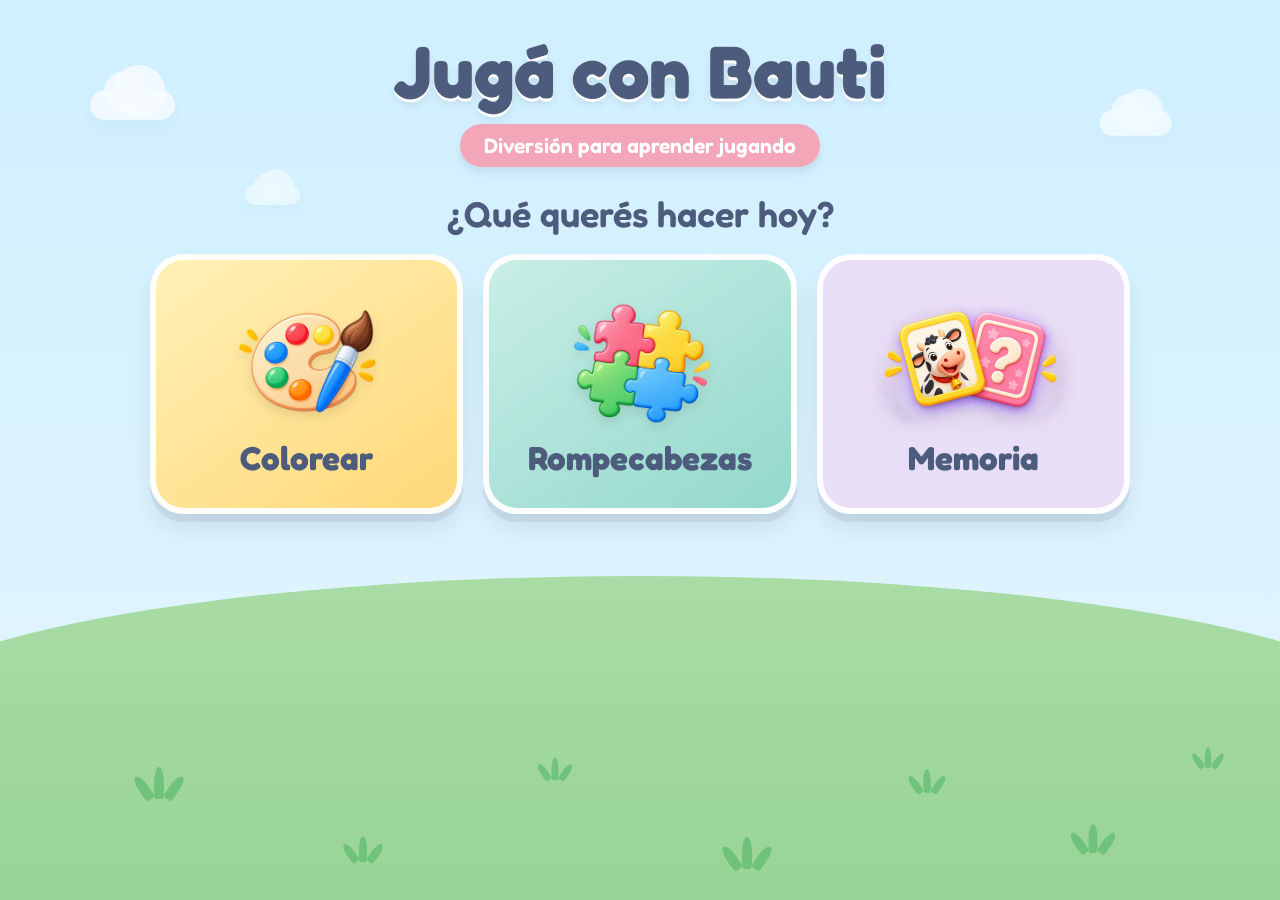
<file: index.html>
<!DOCTYPE html>
<html lang="es">

<head>
    <meta charset="UTF-8">

    <meta
        name="viewport"
        content="width=device-width, initial-scale=1.0"
    >

    <title>Jugá con Bauti</title>

    <link rel="preconnect" href="https://fonts.googleapis.com">
    <link rel="preconnect" href="https://fonts.gstatic.com" crossorigin>

    <link
        href="https://fonts.googleapis.com/css2?family=Fredoka:wght@400;500;600;700&display=swap"
        rel="stylesheet"
    >

    <link rel="stylesheet" href="css/styles.css">
    <link rel="stylesheet" href="css/tema.css">
    <link rel="stylesheet" href="css/inicio.css">

    <!-- Configuración de la aplicación -->
    <link rel="manifest" href="manifest.json">
    <meta name="theme-color" content="#8ed8f8">

    <!-- Ícono para dispositivos Apple -->
    <link rel="apple-touch-icon" href="imagenes/iconos/app-192.png">
    <meta name="apple-mobile-web-app-capable" content="yes">
    <meta name="apple-mobile-web-app-status-bar-style" content="default">
    
</head>

<body class="inicioNuevo">

    <main class="pantallaMenuPrincipal">

        <div class="decoracionCielo">
            <span class="nube nubeUno">☁️</span>
            <span class="nube nubeDos">☁️</span>
            <span class="nube nubeTres">☁️</span>
        </div>

        <div class="lomitaFondo"></div>

        <div class="decoracionPasto">
            <span class="pasto pasto1"></span>
            <span class="pasto pasto2"></span>
            <span class="pasto pasto3"></span>
            <span class="pasto pasto4"></span>
            <span class="pasto pasto5"></span>
            <span class="pasto pasto6"></span>
            <span class="pasto pasto7"></span>
        </div>

        <header class="logoPrincipal">

            
            <h1>
                Jugá con Bauti
            </h1>

            <p>
                Diversión para aprender jugando
            </p>

        </header>

        <h2 class="preguntaPrincipal">
            ¿Qué querés hacer hoy?
        </h2>

<section class="actividadesPrincipal">

    <button
        id="abrirColorear"
        class="tarjetaActividad tarjetaColorear"
        type="button"
    >
        <img
            src="imagenes/iconos/colorear.png"
            alt=""
            class="iconoActividadImagen"
        >

        <span class="nombreActividad">
            Colorear
        </span>
    </button>

    <button
        id="abrirRompecabezas"
        class="tarjetaActividad tarjetaRompecabezas"
        type="button"
    >
        <img
            src="imagenes/iconos/rompecabezas.png"
            alt=""
            class="iconoActividadImagen"
        >

        <span class="nombreActividad">
            Rompecabezas
        </span>
    </button>

    
    <button
        id="abrirMemoria"
        class="tarjetaActividad tarjetaMemoria"
        type="button"
    >
        <img
        src="imagenes/iconos/memoria.png"
        alt=""
        class="iconoActividadImagen"
>

        <span class="nombreActividad">
            Memoria
        </span>
    </button>

</section>

   <!--      <div class="mascotaInicio">
            <img
                src="imagenes/mascota/mimi_saluda.png"
                alt="Mimí"
                class="imagenMascota"
            >

            <div class="mensajeMascota">
                <strong>¡Hola Bauti!</strong><br>
                ¿Jugamos un ratito?
            </div>
        </div> -->
    
    </main>

    <script src="js/script.js"></script>

</body>

</html>
</file>
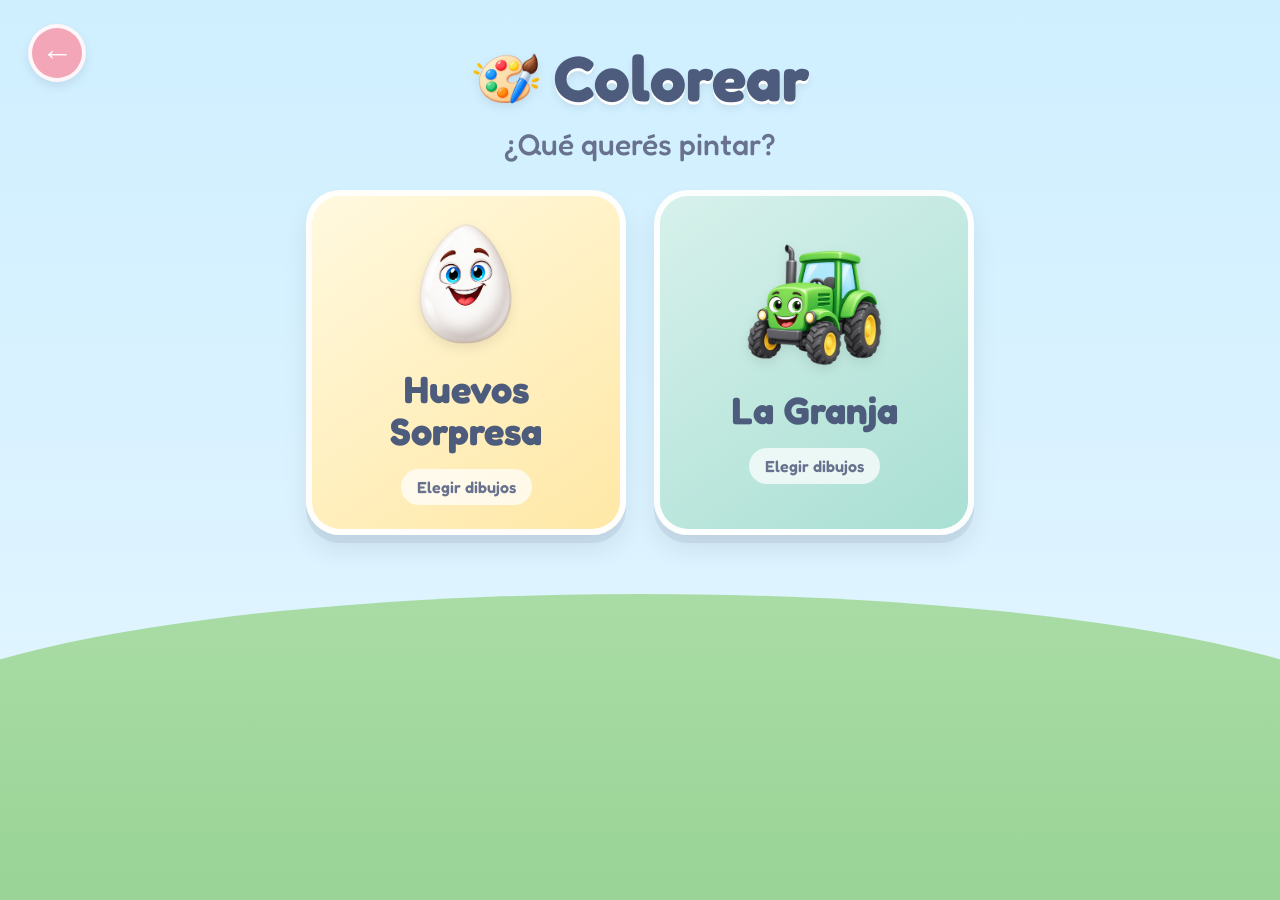
<file: categorias.html>
<!DOCTYPE html>
<html lang="es">

<head>
    <meta charset="UTF-8">

    <meta
        name="viewport"
        content="width=device-width, initial-scale=1.0"
    >

    <title>Colorear - Jugá con Bauti</title>

    <link rel="preconnect" href="https://fonts.googleapis.com">
    <link rel="preconnect" href="https://fonts.gstatic.com" crossorigin>

    <link
        href="https://fonts.googleapis.com/css2?family=Fredoka:wght@400;500;600;700&display=swap"
        rel="stylesheet"
    >

    <link rel="stylesheet" href="css/styles.css">
    <link rel="stylesheet" href="css/tema.css">
    <link rel="stylesheet" href="css/categorias.css">

</head>

<body class="categoriasNuevo">

    <main class="pantallaInicio">

        <button
            id="volverInicio"
            class="botonVolverNuevo"
            type="button"
        >
            ←
        </button>

        <h1 class="tituloColorear">
            <img
                src="imagenes/iconos/colorear.png"
                alt=""
                class="iconoTituloColorear"
            >
            <span>Colorear</span>
        </h1>
        <p class="subtitulo">
            ¿Qué querés pintar?
        </p>

        <div class="categorias">

            <button
                class="tarjetaCategoria disponible"
                data-categoria="huevos-sorpresa"
                type="button"
            >
                <img
                    src="imagenes/iconos/huevos-sorpresa.png"
                    alt=""
                    class="iconoCategoriaImagen"
                >

                <span class="nombreCategoria">
                    Huevos Sorpresa
                </span>

                <span class="estadoCategoria">
                    Elegir dibujos
                </span>
            </button>

            <button
                class="tarjetaCategoria disponible"
                data-categoria="la-granja"
                type="button"
            >
                <img
                    src="imagenes/iconos/la-granja.png"
                    alt=""
                    class="iconoCategoriaImagen"
                >

                <span class="nombreCategoria">
                    La Granja
                </span>

                <span class="estadoCategoria">
                    Elegir dibujos
                </span>
            </button>

        </div>

    </main>

    <script src="js/categorias.js"></script>

</body>

</html>
</file>
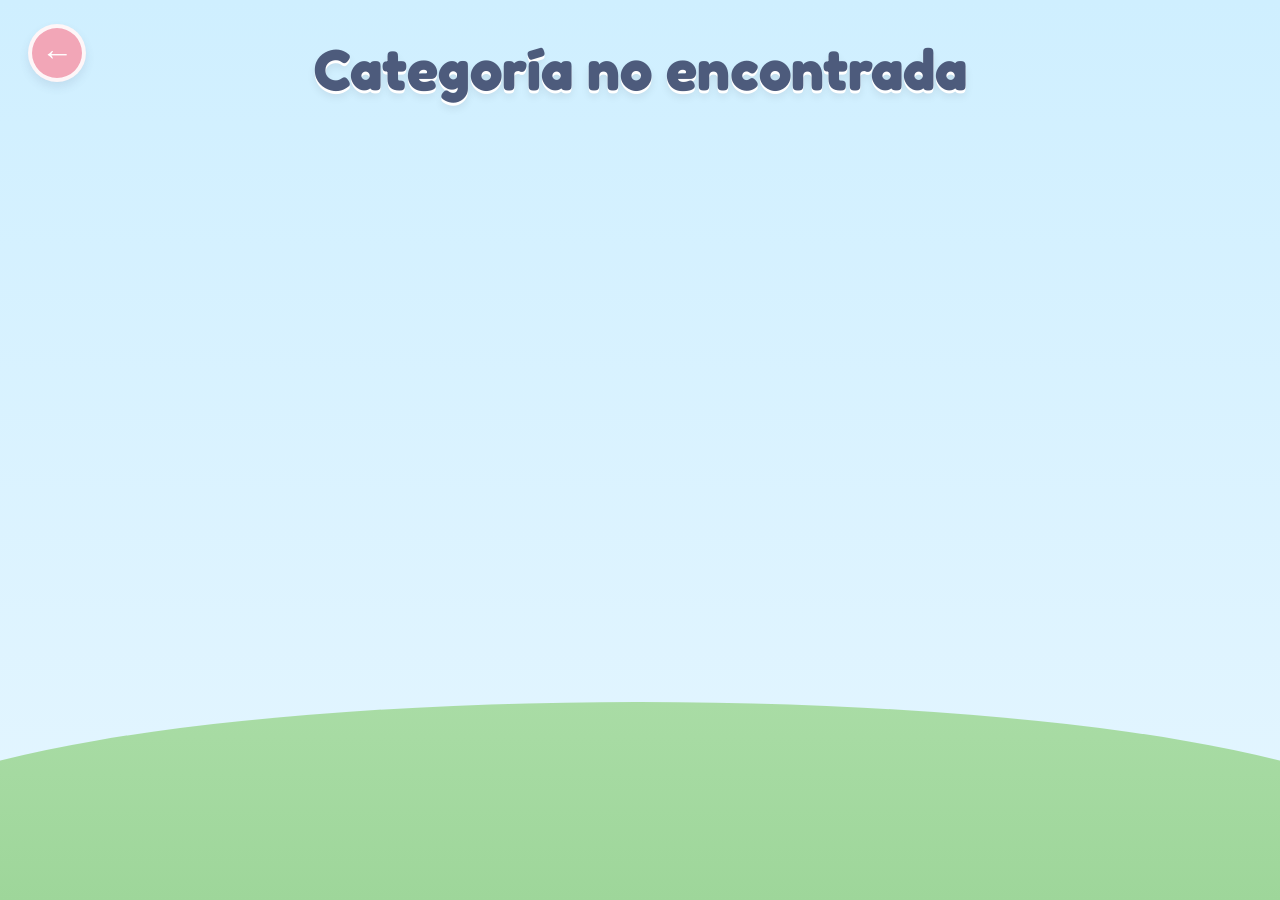
<file: galeria.html>
<!DOCTYPE html>
<html lang="es">

<head>

    <meta charset="UTF-8">

    <meta
        name="viewport"
        content="width=device-width, initial-scale=1.0"
    >

    <title>Galería</title>

    <link rel="preconnect" href="https://fonts.googleapis.com">
    <link rel="preconnect" href="https://fonts.gstatic.com" crossorigin>

    <link
        href="https://fonts.googleapis.com/css2?family=Fredoka:wght@400;500;600;700&display=swap"
        rel="stylesheet"
    >

    <link rel="stylesheet" href="css/styles.css">
    <link rel="stylesheet" href="css/tema.css">
    <link rel="stylesheet" href="css/galeria.css">

</head>

<body class="galeriaNueva">

    <main class="pantallaGaleria">

        <h1 id="tituloCategoria"></h1>

        <div id="galeria" class="galeria"></div>

        <button
            id="volverCategorias"
            class="botonVolverGaleria"
            type="button"
        >
            ←
        </button>

    </main>

    <script src="js/galeria.js"></script>

</body>

</html>
</file>
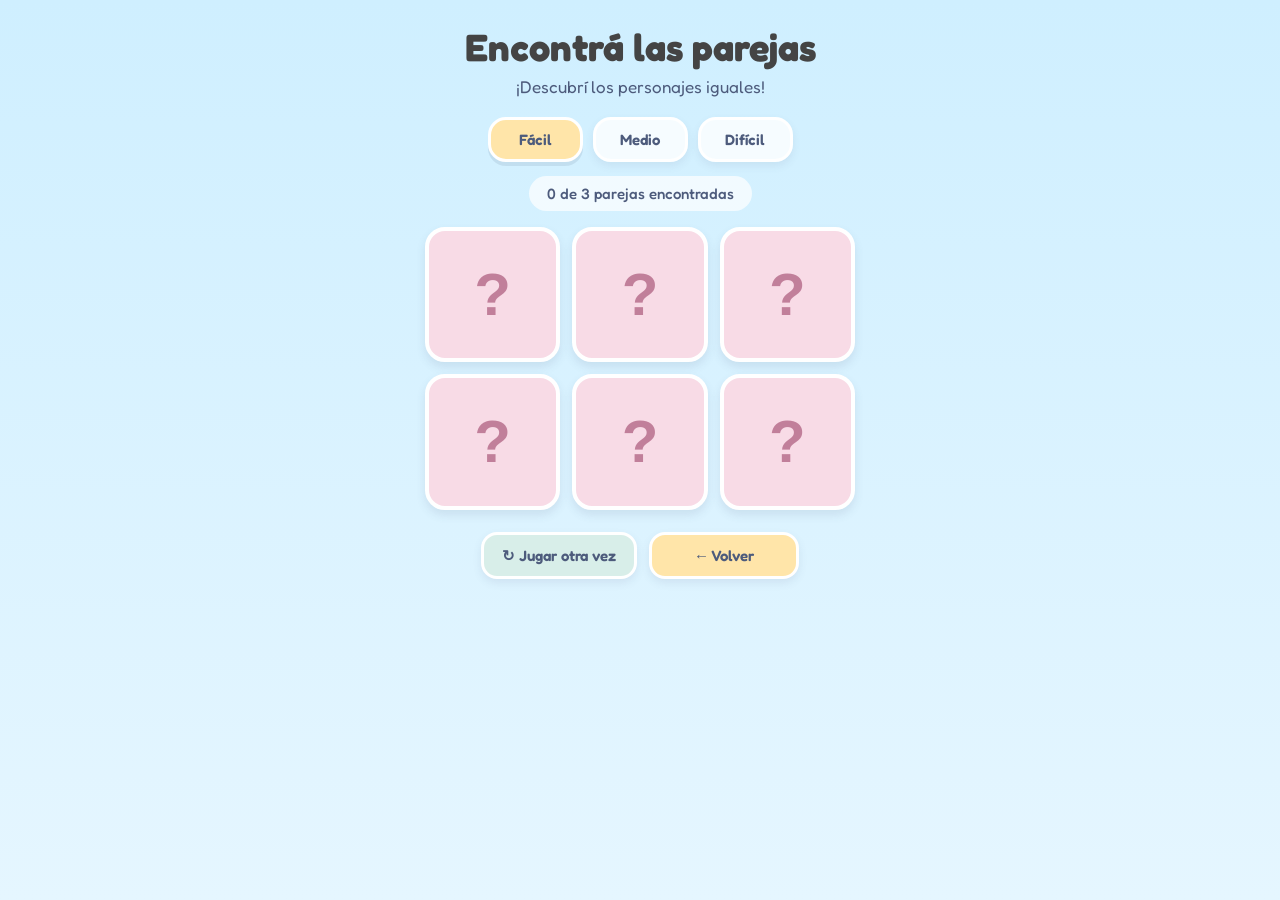
<file: memoria.html>
<!DOCTYPE html>
<html lang="es">
<head>
    <meta charset="UTF-8">
    <meta name="viewport" content="width=device-width, initial-scale=1.0">

    <title>Memoria - Jugá con Bauti</title>

    <link rel="preconnect" href="https://fonts.googleapis.com">
    <link rel="preconnect" href="https://fonts.gstatic.com" crossorigin>
    <link href="https://fonts.googleapis.com/css2?family=Fredoka:wght@400;500;600;700&display=swap" rel="stylesheet">

    <link rel="stylesheet" href="css/styles.css">
    <link rel="stylesheet" href="css/tema.css">
    <link rel="stylesheet" href="css/memoria.css">
</head>

<body class="memoriaNueva">

    <main class="pantallaMemoria">

        <h1 class="tituloMemoria">Encontrá las parejas</h1>

        <p class="subtituloMemoria">
            ¡Descubrí los personajes iguales!
        </p>

        <!-- DIFICULTAD -->
        <div class="nivelesMemoria">
            <button class="nivelMemoria activo" data-parejas="3" type="button">
                Fácil
            </button>

            <button class="nivelMemoria" data-parejas="6" type="button">
                Medio
            </button>

            <button class="nivelMemoria" data-parejas="8" type="button">
                Difícil
            </button>
        </div>

        <!-- CONTADOR -->
        <div class="progresoMemoria">
            <span id="parejasEncontradas">0</span>
            de
            <span id="totalParejas">3</span>
            parejas encontradas
        </div>

        <!-- TABLERO -->
        <section
            id="tableroMemoria"
            class="tableroMemoria"
            aria-label="Cartas del juego de memoria">
        </section>

        <!-- BOTONES -->
        <div class="accionesMemoria">
            <button id="reiniciarMemoria" class="botonMemoria botonReiniciar" type="button">
                ↻ Jugar otra vez
            </button>

            <button id="volverInicioMemoria" class="botonMemoria botonVolver" type="button">
                ← Volver
            </button>
        </div>

        <!-- FELICITACIÓN -->
        <div id="mensajeMemoria" class="mensajeGuardado">
            <div class="mensajeGuardadoContenido">
                <div class="mensajeEmoji">🎉</div>
                <h2>¡Muy bien, Bauti!</h2>
                <p>¡Encontraste todas las parejas!</p>
            </div>
        </div>

    </main>

    <script src="js/memoria.js"></script>
</body>
</html>
</file>
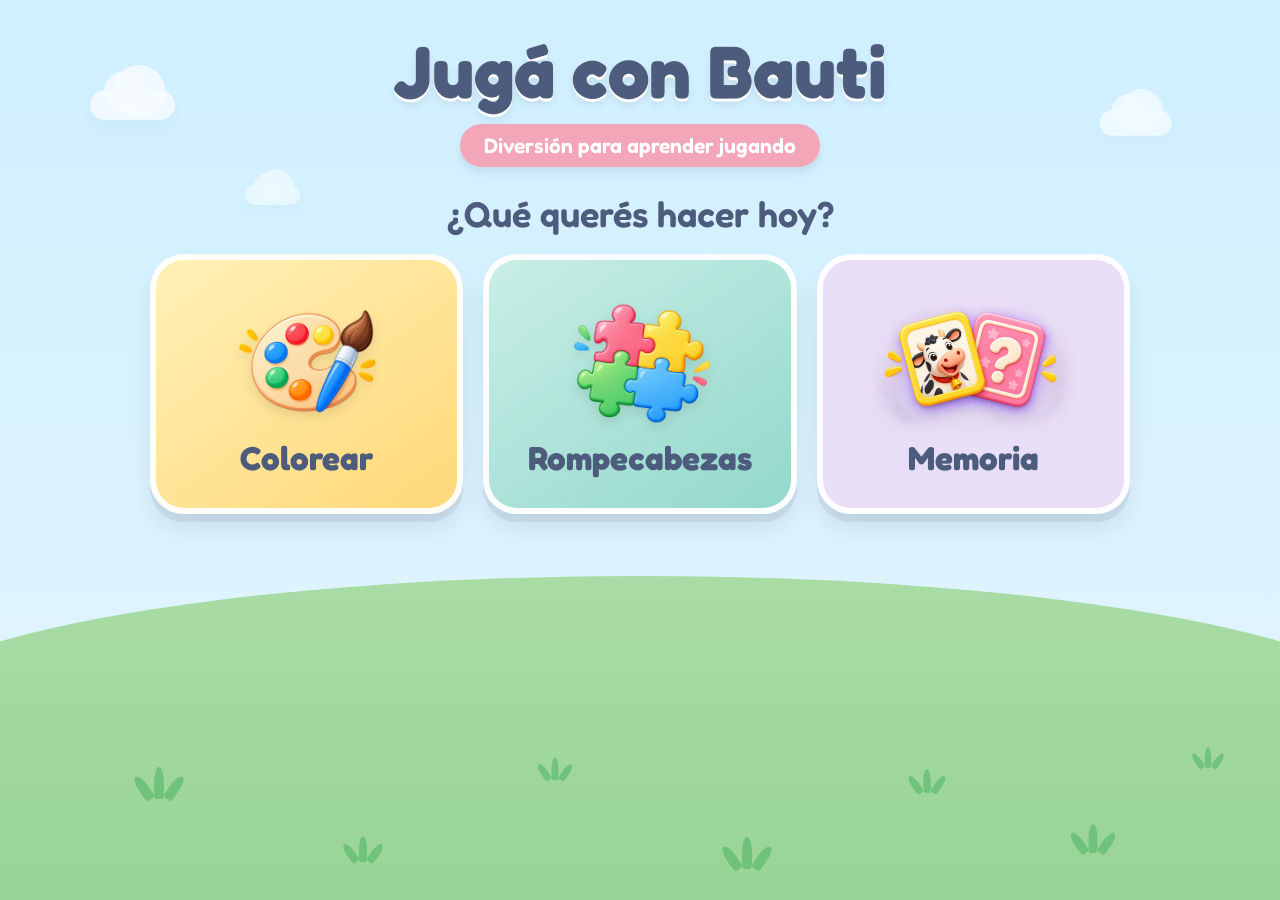
<file: pintar.html>
<!DOCTYPE html>
<html lang="es">

<head>
    <meta charset="UTF-8">

    <meta
        name="viewport"
        content="width=device-width, initial-scale=1.0, maximum-scale=1.0, user-scalable=no"
    >

    <title>Pintá con Bauti</title>

    <link rel="stylesheet" href="css/styles.css">
    <link rel="stylesheet" href="css/tema.css">
    <link rel="stylesheet" href="css/pintar.css">
</head>

<body class="pintarNuevo">

    <main class="pantallaPintar">

        <div class="editorPintura">

            <aside class="herramientas">

                <h3 class="tituloHerramientas">🛠️ Herramientas</h3>

                <div class="herramientasDibujo">

                    <button id="pincel" class="herramienta activa" type="button">
                        🖍️ Lapiz
                    </button>

                    <button id="goma" class="herramienta" type="button">
                        🧽 Borrar
                    </button>

                    <button id="balde" class="herramienta" type="button">
                        🎨 Pintar
                    </button>

                </div>

                <h3 class="tituloHerramientas">🎨 Colores</h3>

                <div class="paleta" aria-label="Colores">

                    <button class="color activo" data-color="#ff3b30" style="background:#ff3b30"></button>
                    <button class="color" data-color="#ff2d55" style="background:#ff2d55"></button>
                    <button class="color" data-color="#ff9500" style="background:#ff9500"></button>
                    <button class="color" data-color="#ffcc00" style="background:#ffcc00"></button>
                    <button class="color" data-color="#34c759" style="background:#34c759"></button>
                    <button class="color" data-color="#64d2ff" style="background:#64d2ff"></button>
                    <button class="color" data-color="#007aff" style="background:#007aff"></button>
                    <button class="color" data-color="#af52de" style="background:#af52de"></button>

                    <button class="color" data-color="#8e5a2b" style="background:#8e5a2b"></button>
                    <button class="color" data-color="#111111" style="background:#111111"></button>
                    <button class="color" data-color="#8e8e93" style="background:#8e8e93"></button>
                    <button class="color" data-color="#ffffff" style="background:#ffffff"></button>
                    <button class="color" data-color="#b00020" style="background:#b00020"></button>
                    <button class="color" data-color="#003c8f" style="background:#003c8f"></button>
                    <button class="color" data-color="#006d3c" style="background:#006d3c"></button>
                    <button class="color" data-color="#6a1b9a" style="background:#6a1b9a"></button>

                    <button class="color" data-color="#ff9ecb" style="background:#ff9ecb"></button>
                    <button class="color" data-color="#ff6f00" style="background:#ff6f00"></button>
                    <button class="color" data-color="#fff176" style="background:#fff176"></button>
                    <button class="color" data-color="#7cb342" style="background:#7cb342"></button>
                    <button class="color" data-color="#81d4fa" style="background:#81d4fa"></button>
                    <button class="color" data-color="#1565c0" style="background:#1565c0"></button>
                    <button class="color" data-color="#8e24aa" style="background:#8e24aa"></button>
                    <button class="color" data-color="#a1887f" style="background:#a1887f"></button>

                </div>

                <h3 class="tituloHerramientas">📏 Tamaño</h3>

                <div class="grosores">

                    <button class="grosor" data-grosor="8">
                        Fino
                    </button>

                    <button class="grosor activo" data-grosor="18">
                        Medio
                    </button>

                    <button class="grosor" data-grosor="32">
                        Grande
                    </button>

                </div>

            </aside>

            <section class="zonaDibujo">

                <div class="contenedorLienzo">

                    <canvas id="lienzoPintura"></canvas>

                    <img
                        id="dibujo"
                        src=""
                        alt="Dibujo para pintar"
                        draggable="false"
                    >

                </div>

                <div class="accionesPintar">

                    <button id="deshacer" type="button" disabled>
                        ↩️ Deshacer
                    </button>

                    <button id="guardar" type="button">
                        💾 Guardar
                    </button>

                    <button id="limpiar" type="button">
                        🧹 Limpiar
                    </button>

                    <button id="volver" type="button">
                        ⬅ Volver
                    </button>

                </div>

            </section>

        </div>

    </main>

        <div id="mensajeGuardado" class="mensajeGuardado">
        <div class="mensajeGuardadoContenido">
            <div class="mensajeEmoji">🎉</div>

            <h2>¡Muy bien, Bauti!</h2>

            <p>Tu dibujo quedó guardado.</p>
        </div>
    </div>

    <script src="js/pintar.js"></script>

</body>
</html>
</file>
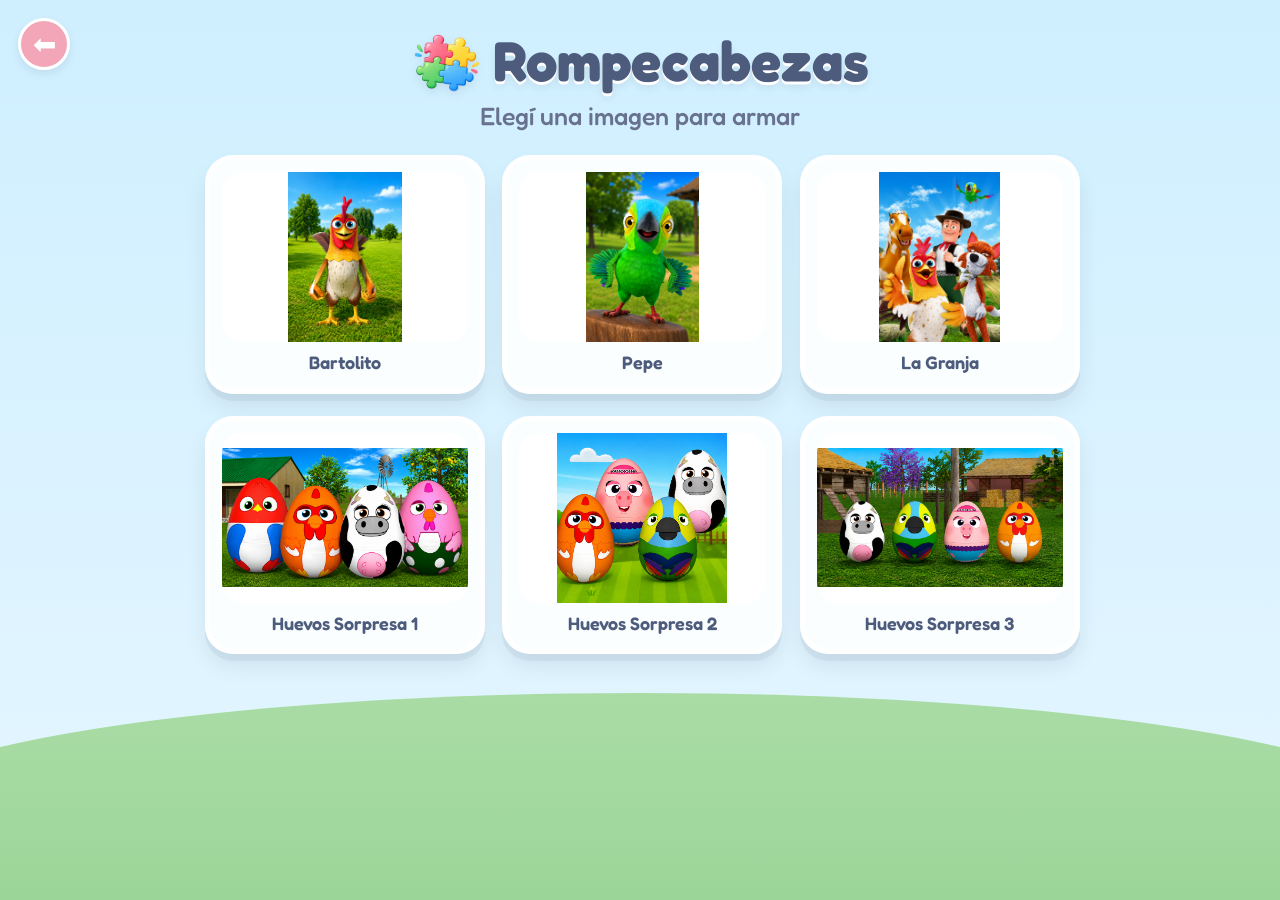
<file: rompecabezas-galeria.html>
<!DOCTYPE html>
<html lang="es">

<head>
    <meta charset="UTF-8">

    <meta
        name="viewport"
        content="width=device-width, initial-scale=1.0"
    >

    <title>Rompecabezas - Jugá con Bauti</title>

    <link rel="preconnect" href="https://fonts.googleapis.com">
    <link rel="preconnect" href="https://fonts.gstatic.com" crossorigin>

    <link
        href="https://fonts.googleapis.com/css2?family=Fredoka:wght@400;500;600;700&display=swap"
        rel="stylesheet"
    >

    <link rel="stylesheet" href="css/styles.css">
    <link rel="stylesheet" href="css/tema.css">
    <link rel="stylesheet" href="css/rompecabezas-galeria.css">
</head>

<body class="rompecabezasGaleriaNueva">

    <main class="pantallaGaleriaRompecabezas">

        <h1 class="tituloRompecabezas">
            <img
                src="imagenes/iconos/rompecabezas.png"
                alt=""
                class="iconoTituloRompecabezas"
            >
            <span>Rompecabezas</span>
        </h1>

        <p class="subtituloRompecabezas">
            Elegí una imagen para armar
        </p>

        <div id="galeriaRompecabezas" class="galeria"></div>

        <button
            id="volverInicio"
            class="botonVolverRompecabezas"
            type="button"
        >
            ⬅ 
        </button>

    </main>

    <script src="js/rompecabezasGaleria.js"></script>

</body>

</html>
</file>
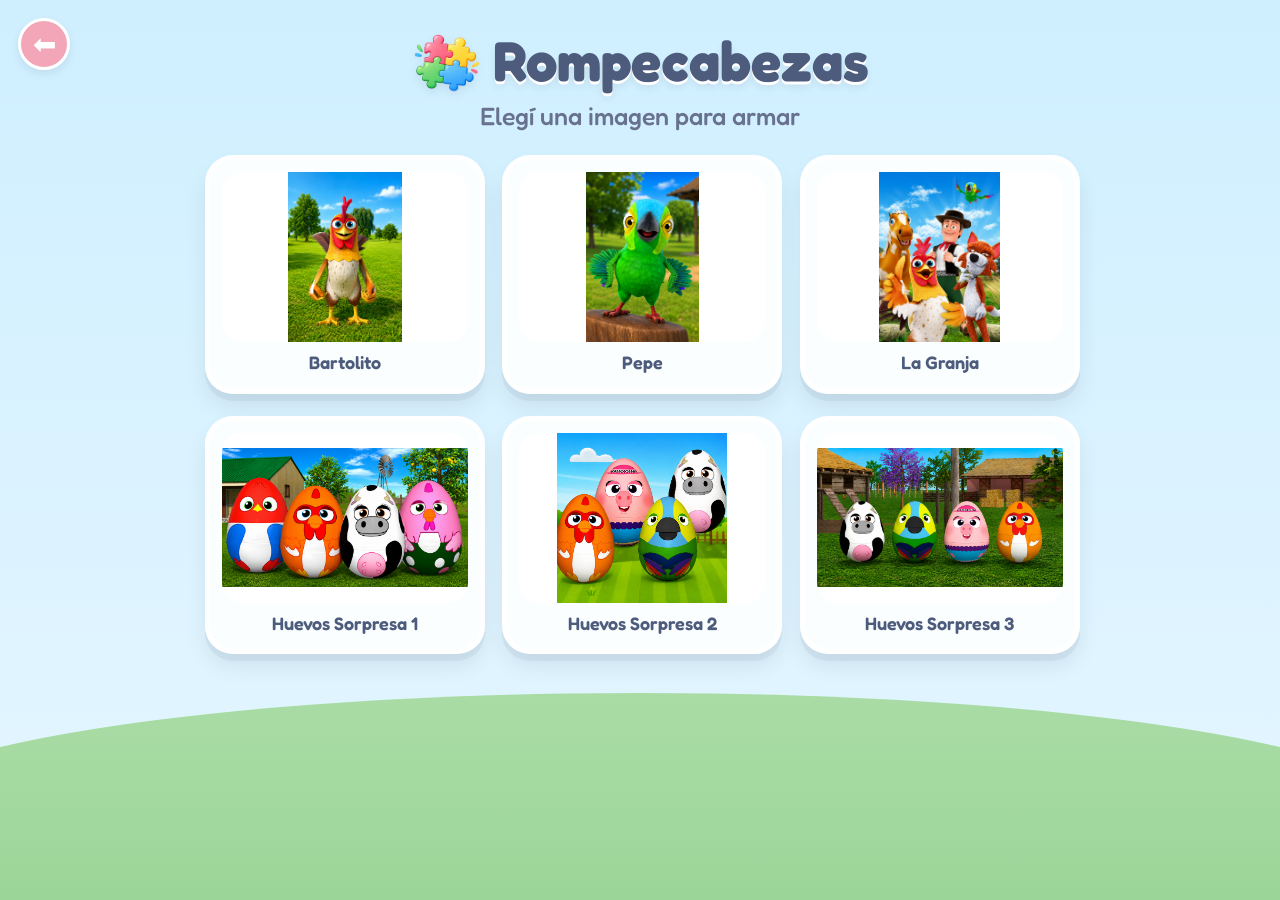
<file: rompecabezas.html>
<!DOCTYPE html>
<html lang="es">

<head>
    <meta charset="UTF-8">

    <meta
        name="viewport"
        content="width=device-width, initial-scale=1.0, maximum-scale=1.0, user-scalable=no"
    >

    <title>Armá el rompecabezas</title>

    <link rel="preconnect" href="https://fonts.googleapis.com">
    <link rel="preconnect" href="https://fonts.gstatic.com" crossorigin>

    <link
        href="https://fonts.googleapis.com/css2?family=Fredoka:wght@400;500;600;700&display=swap"
        rel="stylesheet"
    >

    <link rel="stylesheet" href="css/styles.css">
    <link rel="stylesheet" href="css/tema.css">
    <link rel="stylesheet" href="css/rompecabezas.css">
</head>

<body class="rompecabezasNuevo">

    <main class="pantallaRompecabezas">

        <h1 class="tituloJuegoRompecabezas">
            Armá el rompecabezas
        </h1>

        <div class="zonaJuegoRompecabezas">

            <aside class="referenciaRompecabezas">

                <p>Así tiene que quedar:</p>

                <img
                    id="imagenReferencia"
                    src=""
                    alt="Imagen completa de referencia"
                    draggable="false"
                >

            </aside>

            <section class="juegoRompecabezas">

                <div
                    id="tableroRompecabezas"
                    class="tableroRompecabezas"
                ></div>

                <div
                    id="piezasRompecabezas"
                    class="piezasRompecabezas"
                ></div>

            </section>

        </div>

        <div class="accionesRompecabezas">

            <button
                id="mezclarRompecabezas"
                class="botonAccionRompecabezas botonMezclar"
                type="button"
            >
                🔀 Mezclar
            </button>

            <button
                id="volverGaleriaRompecabezas"
                class="botonAccionRompecabezas botonElegirOtro"
                type="button"
            >
                ⬅ Elegir otro
            </button>

        </div>

        <div
            id="mensajeRompecabezas"
            class="mensajeGuardado"
        >
            <div class="mensajeGuardadoContenido">

                <div class="mensajeEmoji">🎉</div>

                <h2>¡Muy bien, Bauti!</h2>

                <p>¡Completaste el rompecabezas!</p>

            </div>
        </div>

    </main>

    <script src="js/rompecabezas.js"></script>

</body>

</html>
</file>
<file: css/styles.css>
*{
    margin:0;
    padding:0;
    box-sizing:border-box;
}

body{
    margin: 0;

    font-family: Arial, Helvetica, sans-serif;

    background: linear-gradient(
        180deg,
        #fff9d6,
        #fff3c0,
        #ffe8b0
    );

    color: #333;
}

.contenedor{

    width:95%;

    max-width:1200px;

    margin:auto;

    text-align:center;

    padding:30px;

}

h1{

    color:#444;

    font-size:42px;

}

.subtitulo{

    margin-top:10px;

    color:#666;

    font-size:22px;

}

.galeria{

    margin-top:40px;

    display:flex;

    justify-content:center;

}

.tarjeta{

    width:280px;

    background:white;

    border-radius:20px;

    padding:20px;

    box-shadow:0px 10px 25px rgba(0,0,0,.15);

    transition:.3s;

}

.tarjeta:hover{

    transform:scale(1.05);

}

.tarjeta img{

    width:100%;

}

.tarjeta p{

    margin-top:15px;

    font-size:24px;

    font-weight:bold;

}

.dibujoGrande{

    width:90%;
    max-width:700px;
    margin-top:30px;

}

button{

    padding:15px 30px;
    font-size:22px;
    border:none;
    border-radius:12px;
    cursor:pointer;

}

.pantallaPintar {
    width: 100%;
    min-height: 100vh;
    padding: 20px;
    text-align: center;
}

.herramientas {
    max-width: 900px;
    margin: 20px auto;
    padding: 15px;
    background: white;
    border-radius: 20px;
    box-shadow: 0 8px 20px rgba(0, 0, 0, 0.12);
}

.paleta {
    display: flex;
    flex-wrap: wrap;
    justify-content: center;
    align-items: center;
    gap: 10px;

    max-width: 500px;
    margin: 0 auto;
}

.color {
    width: 56px;
    height: 56px;
    padding: 0;
    border: 4px solid white;
    border-radius: 50%;
    box-shadow: 0 0 0 2px #cccccc;
    cursor: pointer;
}

.color.activo {
    box-shadow:
        0 0 0 4px #333333,
        0 4px 10px rgba(0, 0, 0, 0.25);
    transform: scale(1.08);
}

.grosores {
    display: flex;
    justify-content: center;
    flex-wrap: wrap;
    gap: 10px;
    margin-top: 18px;
}

.grosor {
    padding: 10px 18px;
    font-size: 18px;
    background: #eeeeee;
    border: 3px solid transparent;
    border-radius: 14px;
}

.grosor.activo {
    background: #ffe08a;
    border-color: #444444;
}

.contenedorLienzo {
    position: relative;
    width: min(90vw, 750px);
    margin: 20px auto;
    overflow: hidden;
    background: white;
    border: 6px solid white;
    border-radius: 20px;
    box-shadow: 0 10px 30px rgba(0, 0, 0, 0.18);
}

#lienzoPintura,
#dibujo {
    display: block;
    width: 100%;
    height: auto;
}

#lienzoPintura {
    position: relative;
    z-index: 1;
    touch-action: none;
    cursor: crosshair;
}

#dibujo {
    position: absolute;
    inset: 0;
    z-index: 2;
    pointer-events: none;
    user-select: none;
    mix-blend-mode: multiply;
}

.accionesPintar {
    display: flex;
    justify-content: center;
    flex-wrap: wrap;
    gap: 15px;
    margin: 25px 0;
}

.accionesPintar button {
    min-width: 150px;
    padding: 15px 24px;
    font-size: 21px;
    font-weight: bold;
    background: white;
    border: none;
    border-radius: 16px;
    box-shadow: 0 5px 12px rgba(0, 0, 0, 0.15);
}

.accionesPintar button:active {
    transform: scale(0.96);
}

@media (max-width: 600px) {

    .pantallaPintar {
        padding: 10px;
    }

    .pantallaPintar h1 {
        font-size: 30px;
    }

    .color {
        width: 50px;
        height: 50px;
    }

    .contenedorLienzo {
        width: 96vw;
        border-width: 4px;
    }

}

.accionesPintar button:disabled {
    opacity: 0.45;
    cursor: not-allowed;
    transform: none;
}

.herramientasDibujo {
    display: flex;
    justify-content: center;
    gap: 12px;
    flex-wrap: wrap;
}

.herramienta {
    padding: 12px 20px;
    border: 3px solid transparent;
    border-radius: 18px;
    background-color: white;
    font-size: 18px;
    font-weight: bold;
    cursor: pointer;
    transition: transform 0.15s ease, border-color 0.15s ease;
}

.herramienta:hover {
    transform: scale(1.05);
}

.herramienta.activa {
    border-color: #333;
    transform: scale(1.08);
}

/* Barra de herramientas para tablet */

.herramientas {
    display: flex;
    flex-direction: column;
    gap: 14px;

    width: min(900px, 95%);
    margin: 10px auto 18px;
    padding: 16px;

    background: rgba(255, 255, 255, 0.96);
    border: 3px solid #ffd166;
    border-radius: 24px;

    box-shadow: 0 8px 22px rgba(0, 0, 0, 0.15);
}

.herramientasDibujo,
.paleta,
.grosores,
.accionesPintar {
    display: flex;
    justify-content: center;
    align-items: center;
    flex-wrap: wrap;
    gap: 12px;
}

.herramienta,
.grosor,
.accionesPintar button {
    min-height: 54px;
    padding: 10px 18px;

    border: 3px solid transparent;
    border-radius: 18px;

    background: white;
    font-size: 18px;
    font-weight: bold;

    cursor: pointer;
    touch-action: manipulation;

    box-shadow: 0 4px 8px rgba(0, 0, 0, 0.12);

    transition:
        transform 0.15s ease,
        border-color 0.15s ease,
        box-shadow 0.15s ease;
}

.herramienta:active,
.grosor:active,
.accionesPintar button:active {
    transform: scale(0.94);
}

.herramienta.activa,
.grosor.activo {
    border-color: #333;
    transform: scale(1.07);
    box-shadow: 0 5px 12px rgba(0, 0, 0, 0.22);
}

.color {
    width: 52px;
    height: 52px;

    padding: 0;
    border: 4px solid white;
    border-radius: 50%;

    cursor: pointer;
    touch-action: manipulation;

    box-shadow:
        0 0 0 2px #ccc,
        0 4px 8px rgba(0, 0, 0, 0.18);

    transition:
        transform 0.15s ease,
        box-shadow 0.15s ease;
}

.color:active {
    transform: scale(0.9);
}

.color.activo {
    transform: scale(1.16);
    box-shadow:
        0 0 0 4px #333,
        0 5px 12px rgba(0, 0, 0, 0.25);
}

#guardar {
    background: #b7f7c2;
}

#limpiar {
    background: #ffe6a7;
}

#deshacer {
    background: #d9eaff;
}

#volver {
    background: #ffd6e0;
}

.accionesPintar button:disabled {
    opacity: 0.4;
    cursor: not-allowed;
    transform: none;
}

@media (max-width: 600px) {

    .herramientas {
        top: 4px;
        width: 96%;
        padding: 12px;
        gap: 10px;
    }

    .herramienta,
    .grosor,
    .accionesPintar button {
        min-height: 50px;
        padding: 9px 14px;
        font-size: 16px;
    }

    .color {
        width: 46px;
        height: 46px;
    }
}

.editorPintura {
    display: flex;
    align-items: flex-start;
    justify-content: center;
    gap: 20px;

    width: min(1400px, 98%);
    margin: 0 auto;
}

.editorPintura .herramientas {
    width: 270px;
    flex-shrink: 0;
    margin: 0;
}

.zonaDibujo {
    flex: 1;
    min-width: 0;

    display: flex;
    flex-direction: column;
    align-items: center;
}

.editorPintura .paleta {
    max-width: 240px;
}

.editorPintura .color {
    width: 46px;
    height: 46px;
}

.editorPintura .herramientasDibujo,
.editorPintura .grosores {
    display: flex;
    flex-direction: column;
    gap: 10px;
}

.editorPintura .herramienta,
.editorPintura .grosor {
    width: 100%;
}

@media (max-width: 850px), (orientation: portrait) {
    .editorPintura {
        flex-direction: column;
        align-items: center;
    }

    .editorPintura .herramientas {
        width: min(900px, 95%);
    }

    .editorPintura .paleta {
        max-width: 500px;
    }

    .editorPintura .herramientasDibujo,
    .editorPintura .grosores {
        flex-direction: row;
        flex-wrap: wrap;
        justify-content: center;
    }

    .editorPintura .herramienta,
    .editorPintura .grosor {
        width: auto;
    }

    .zonaDibujo {
        width: 100%;
    }
}

.tituloHerramientas {
    margin: 2px 0 0;
    text-align: center;
    font-size: 20px;
    color: #555;
}

.editorPintura .tituloHerramientas:not(:first-child) {
    margin-top: 10px;
    padding-top: 12px;
    border-top: 2px dashed #ffd166;
}

.categorias {
    display: flex;
    flex-wrap: wrap;
    justify-content: center;
    gap: 24px;

    width: min(900px, 95%);
    margin: 30px auto;
}

.tarjetaCategoria {

    width: 300px;
    min-height: 260px;

    padding: 28px;

    display:flex;
    flex-direction:column;
    justify-content:center;
    align-items:center;
    gap:18px;

    border-radius:32px;

    border:4px solid #ffd166;

    background:white;

    box-shadow:0 12px 26px rgba(0,0,0,.15);

    transition:.25s;
}

.tarjetaCategoria.disponible {
    cursor: pointer;
    transition:
        transform 0.2s ease,
        box-shadow 0.2s ease;
}

.tarjetaCategoria.disponible:hover {
    transform: translateY(-8px) scale(1.03);
    box-shadow: 0 16px 30px rgba(0,0,0,0.2);
}

.tarjetaCategoria.proximamente {
    opacity: 0.65;
}

.iconoCategoria {
    font-size: 90px;
}

.nombreCategoria {
    font-size: 26px;
    font-weight: bold;
    color: #333;
    text-align: center;
    margin-top: 8px;
}

.estadoCategoria{

    background:#ffd166;
    color:#444;
    padding:8px 18px;
    border-radius:999px;
    font-size:16px;
    font-weight:bold;
}

.galeria {
    display: grid;
    grid-template-columns: repeat(auto-fit, minmax(150px, 1fr));
    gap: 20px;

    width: min(1100px, 95%);
    margin: 30px auto;
}

.tarjeta {
    min-height: 230px;
    padding: 14px;

    display: flex;
    flex-direction: column;
    justify-content: space-between;
    align-items: center;

    background: white;
    border: 3px solid #ffd166;
    border-radius: 24px;

    box-shadow: 0 8px 18px rgba(0, 0, 0, 0.14);

    cursor: pointer;
    overflow: hidden;

    transition:
        transform 0.2s ease,
        box-shadow 0.2s ease;
}

.tarjeta:hover {
    transform: translateY(-5px);
    box-shadow: 0 12px 24px rgba(0, 0, 0, 0.18);
}

.tarjeta img {
    width: 100%;
    height: 165px;

    object-fit: contain;
    display: block;
}

.tarjeta p {
    margin: 10px 0 2px;

    font-size: 20px;
    font-weight: bold;
    text-align: center;
    color: #333;
}

@media (min-width: 850px) and (orientation: landscape) {
    .galeria {
        grid-template-columns: repeat(
            auto-fit,
            minmax(150px, 1fr)
        );

        width: min(1100px, calc(100% - 30px));
        padding: 0 15px;
        box-sizing: border-box;
    }
}

.mensajeGuardado {
    position: fixed;
    inset: 0;

    display: none;
    justify-content: center;
    align-items: center;

    background: rgba(0, 0, 0, 0.35);

    z-index: 1000;
}

.mensajeGuardado.mostrar {
    display: flex;
}

.mensajeGuardadoContenido {
    width: min(360px, 85%);
    padding: 30px;

    background: white;

    border: 5px solid #ffd166;
    border-radius: 30px;

    text-align: center;

    box-shadow: 0 16px 35px rgba(0, 0, 0, 0.25);

    animation: aparecerMensaje 0.3s ease;
}

.mensajeEmoji {
    font-size: 70px;
}

.mensajeGuardadoContenido h2 {
    margin: 10px 0;
    font-size: 30px;
    color: #333;
}

.mensajeGuardadoContenido p {
    margin: 0;
    font-size: 20px;
    color: #555;
}

@keyframes aparecerMensaje {
    from {
        opacity: 0;
        transform: scale(0.7);
    }

    to {
        opacity: 1;
        transform: scale(1);
    }
}

@media (min-width: 850px) and (orientation: landscape) {

    .pantallaPintar {
        height: 100vh;
        padding: 8px 12px;
        overflow: hidden;
    }

    .pantallaPintar h1 {
        margin: 4px 0 8px;
        font-size: 30px;
    }

    .editorPintura {
        height: calc(100vh - 70px);
        align-items: center;
    }

    .editorPintura .herramientas {
        max-height: calc(100vh - 90px);
        overflow-y: auto;
        padding: 12px;
    }

    .zonaDibujo {
        height: 100%;
        justify-content: center;
    }

    .contenedorLienzo {
        width: auto;
        max-width: calc(100vw - 330px);
        max-height: calc(100vh - 150px);
        margin: 0 auto;
    }

    #lienzoPintura,
    #dibujo {
        width: auto;
        height: auto;
        max-width: 100%;
        max-height: calc(100vh - 150px);
        object-fit: contain;
    }

    .accionesPintar {
        margin: 10px 0 0;
        gap: 10px;
    }

    .accionesPintar button {
        min-height: 44px;
        padding: 8px 14px;
        font-size: 16px;
    }
}

html,
body {
    max-width: 100%;
    overflow-x: hidden;
}

.contenedor,
.pantallaInicio {
    width: 100%;
    box-sizing: border-box;
}

.galeria {
    box-sizing: border-box;
}

.pantallaRompecabezas {
    min-height: 100vh;
    padding: 18px;

    display: flex;
    flex-direction: column;
    align-items: center;
    gap: 18px;

    box-sizing: border-box;
}

.pantallaRompecabezas h1 {
    margin: 0;
    text-align: center;
}

.vistaRompecabezas {
    width: min(900px, 95%);
    max-height: 70vh;

    display: flex;
    justify-content: center;
    align-items: center;

    padding: 14px;

    background: white;
    border: 4px solid #ffd166;
    border-radius: 26px;

    box-shadow: 0 10px 24px rgba(0, 0, 0, 0.16);

    box-sizing: border-box;
}

.vistaRompecabezas img {
    display: block;

    max-width: 100%;
    max-height: 65vh;

    object-fit: contain;
    border-radius: 16px;
}

.zonaJuegoRompecabezas {
    width: min(1100px, 98%);

    display: flex;
    justify-content: center;
    align-items: center;
    gap: 24px;
}

.referenciaRompecabezas {
    width: 190px;
    flex-shrink: 0;

    padding: 12px;

    background: white;
    border: 3px solid #ffd166;
    border-radius: 20px;

    text-align: center;

    box-shadow: 0 8px 18px rgba(0, 0, 0, 0.14);
}

.referenciaRompecabezas p {
    margin: 0 0 10px;

    font-size: 17px;
    font-weight: bold;
    color: #444;
}

.referenciaRompecabezas img {
    display: block;

    width: 100%;
    height: auto;

    border-radius: 12px;
}

.juegoRompecabezas {
    flex: 1;
    min-width: 0;

    display: flex;
    justify-content: center;
    align-items: center;
    gap: 24px;
}

.tableroRompecabezas {
    width: min(46vw, 470px);
    aspect-ratio: var(--proporcion-imagen, 1 / 1);

    display: grid;
    grid-template-columns: repeat(2, 1fr);
    grid-template-rows: repeat(2, 1fr);

    background: rgba(255, 255, 255, 0.65);

    border: 6px solid #ffd166;
    border-radius: 22px;

    overflow: hidden;

    box-shadow: 0 10px 24px rgba(0, 0, 0, 0.16);
}

.casilleroRompecabezas {
    position: relative;

    border: 2px dashed #d4a93b;

    background:
        repeating-linear-gradient(
            45deg,
            rgba(255, 255, 255, 0.6),
            rgba(255, 255, 255, 0.6) 10px,
            rgba(255, 225, 145, 0.35) 10px,
            rgba(255, 225, 145, 0.35) 20px
        );
}

.piezasRompecabezas {
    width: min(30vw, 310px);

    display: grid;
    grid-template-columns: repeat(2, 1fr);
    gap: 12px;

    padding: 14px;

    background: white;
    border: 4px solid #ffd166;
    border-radius: 22px;

    box-shadow: 0 10px 24px rgba(0, 0, 0, 0.16);

    align-items: start;
}

.piezaRompecabezas {
    aspect-ratio: var(--proporcion-pieza, 1 / 1);
    
    background-repeat: no-repeat;

    border: 4px solid white;
    border-radius: 14px;

    box-shadow: 0 5px 12px rgba(0, 0, 0, 0.22);

    cursor: grab;
    touch-action: none;

    transition:
        transform 0.15s ease,
        box-shadow 0.15s ease;
}

.piezaRompecabezas:active {
    cursor: grabbing;
}

.piezaRompecabezas.arrastrando {
    transform: scale(1.18);

    box-shadow:
        0 18px 35px rgba(0,0,0,.35);

    z-index: 999;
}

.piezaRompecabezas.correcta {
    border: none;
    border-radius: 0;

    box-shadow: none;

    cursor: default;

    animation: piezaCorrecta 0.3s ease;
}

.accionesRompecabezas {
    display: flex;
    justify-content: center;
    flex-wrap: wrap;
    gap: 14px;
}

@keyframes piezaCorrecta {
    0% {
        transform: scale(1.12);
    }

    100% {
        transform: scale(1);
    }
}

@media (max-width: 850px) {

    .zonaJuegoRompecabezas {

        flex-direction: column;

        gap: 18px;
    }

    .referenciaRompecabezas {

        width: 180px;
    }

    .juegoRompecabezas {

        width: 100%;

        flex-direction: column;

        gap: 18px;
    }

    .tableroRompecabezas {

        width: 96vw;

        max-width: 520px;
    }

    .piezasRompecabezas {

        width: 96vw;

        max-width: 520px;

        grid-template-columns: repeat(2, 1fr);

        gap: 18px;
    }

    .piezaRompecabezas {

        min-height: 120px;
    }

}
</file>
<file: css/tema.css>
:root {
    --color-cielo-claro: #cfefff;
    --color-cielo-suave: #e5f6ff;

    --color-pasto-claro: #a9dca5;
    --color-pasto-oscuro: #8fce8b;

    --color-texto-principal: #4d5b7c;
    --color-texto-suave: #68728f;

    --color-amarillo: #ffd166;
    --color-amarillo-claro: #ffe59a;

    --color-verde: #8ed9c9;
    --color-verde-claro: #b6e9df;

    --color-rosa: #f2a6b7;
    --color-rosa-suave: #fff7fb;

    --color-borde-rosa: #efc6d2;

    --color-blanco: #ffffff;
}

/* ==================================================
   MENSAJE DE FELICITACIÓN
================================================== */

.mensajeGuardado {
    position: fixed;
    inset: 0;
    z-index: 9999;

    display: flex;
    align-items: center;
    justify-content: center;

    padding: 20px;

    box-sizing: border-box;

    background: rgba(77, 91, 124, 0.18);
    backdrop-filter: blur(3px);

    opacity: 0;
    visibility: hidden;
    pointer-events: none;

    transition:
        opacity 0.25s ease,
        visibility 0.25s ease;
}

.mensajeGuardado.mostrar {
    opacity: 1;
    visibility: visible;
    pointer-events: auto;
}


/* TARJETA */

.mensajeGuardadoContenido {
    width: min(330px, 88vw);

    padding: 28px 24px 26px;

    box-sizing: border-box;

    background: rgba(255, 255, 255, 0.96);

    border: 5px solid white;
    border-radius: 32px;

    text-align: center;

    box-shadow:
        0 8px 0 rgba(77, 91, 124, 0.08),
        0 18px 35px rgba(77, 91, 124, 0.16);

    transform: scale(0.88);

    transition: transform 0.25s ease;
}

.mensajeGuardado.mostrar .mensajeGuardadoContenido {
    transform: scale(1);
}


/* EMOJI */

.mensajeEmoji {
    margin-bottom: 8px;

    font-size: 58px;
    line-height: 1;
}


/* TEXTO */

.mensajeGuardadoContenido h2 {
    margin: 4px 0 7px;

    color: var(--color-texto-principal);

    font-family: "Fredoka", Arial, sans-serif;
    font-size: 28px;
    font-weight: 700;
}

.mensajeGuardadoContenido p {
    margin: 0;

    color: var(--color-texto-suave);

    font-family: "Fredoka", Arial, sans-serif;
    font-size: 17px;
    font-weight: 500;

    line-height: 1.35;
}


/* CELULAR */

@media (max-width: 600px) {

    .mensajeGuardadoContenido {
        width: min(300px, 86vw);

        padding: 24px 18px 22px;

        border-radius: 26px;
    }

    .mensajeEmoji {
        font-size: 50px;
    }

    .mensajeGuardadoContenido h2 {
        font-size: 24px;
    }

    .mensajeGuardadoContenido p {
        font-size: 15px;
    }
}
</file>
<file: css/inicio.css>
/* ==================================================
   NUEVO INICIO - JUGÁ CON BAUTI
================================================== */

.inicioNuevo {
    margin: 0;
    min-height: 100vh;

    font-family: "Fredoka", Arial, sans-serif;

    background:
    linear-gradient(
        180deg,
        var(--color-cielo-claro) 0%,
        var(--color-cielo-suave) 100%
    );

    color: var(--color-texto-principal);
    overflow-x: hidden;
}

.pantallaMenuPrincipal {
    position: relative;

    min-height: 100vh;
    padding: 32px 20px 130px;

    display: flex;
    flex-direction: column;
    align-items: center;

    box-sizing: border-box;
    overflow: hidden;

    justify-content: flex-start;
}

.decoracionCielo {
    position: absolute;
    inset: 0;
    pointer-events: none;
    z-index: 0;
}

.nube {
    position: absolute;

    width: 85px;
    height: 30px;

    background: rgba(255, 255, 255, 0.82);
    border-radius: 999px;

    font-size: 0;

    opacity: 0.8;

    filter: none;

    box-shadow:
        0 8px 18px rgba(88, 130, 160, 0.07);

    user-select: none;
}

.nube::before,
.nube::after {
    content: "";
    position: absolute;

    background: inherit;
    border-radius: 50%;
}

.nube::before {
    width: 42px;
    height: 42px;

    left: 14px;
    bottom: 7px;
}

.nube::after {
    width: 52px;
    height: 52px;

    right: 10px;
    bottom: 3px;
}

.nubeUno {
    top: 10%;
    left: 7%;
}

.nubeDos {
    top: 20%;
    left: 18%;

    transform: scale(0.65);
    opacity: 0.55;
}

.nubeTres {
    top: 12%;
    right: 8%;

    transform: scale(0.85);
    opacity: 0.7;
}

.lomitaFondo {
    position: absolute;

    left: -10%;
    bottom: -22%;

    width: 120%;
    height: 58%;

    background:
        linear-gradient(
            180deg,
            var(--color-pasto-claro),
            var(--color-pasto-oscuro)
        );

    border-radius: 50% 50% 0 0 / 28% 28% 0 0;

    z-index: 0;

    pointer-events: none;
}

.logoPrincipal {
    position: relative;
    z-index: 2;

    width: 100%;

    text-align: center;

    margin: 0 auto;

    flex-shrink: 0;
}

.logoPrincipal h1 {
    margin: 0;

    font-size: clamp(46px, 6vw, 74px);
    font-weight: 700;

    line-height: 1.05;

    color: var(--color-texto-principal);

    text-align: center;

    text-shadow:
        0 3px 0 white,
        0 6px 8px rgba(0, 0, 0, 0.08);
}

.logoPrincipal p {
    display: inline-block;

    margin: 14px auto 26px;
    padding: 9px 24px;

    background: var(--color-rosa);
    color: var(--color-blanco);

    border-radius: 999px;

    font-size: clamp(16px, 2vw, 21px);
    font-weight: 600;

    line-height: 1.2;

    text-align: center;

    box-shadow:
        0 5px 10px rgba(0, 0, 0, 0.08);
}

.preguntaPrincipal {
    position: relative;
    z-index: 2;

    width: 100%;

    margin: 0 0 20px;

    font-size: clamp(26px, 3vw, 36px);
    font-weight: 600;

    line-height: 1.15;

    text-align: center;

    color: var(--color-texto-principal);
}


.actividadesPrincipal {
    position: relative;
    z-index: 2;

    display: grid;
    grid-template-columns: repeat(3, minmax(0, 1fr));

    gap: 20px;

    width: min(980px, 100%);

    margin: 0 auto;

    box-sizing: border-box;
}


.tarjetaActividad {
    width: 100%;
    min-height: 260px;
    padding: 20px 12px;

    display: flex;
    flex-direction: column;
    justify-content: center;
    align-items: center;

    gap: 14px;

    border: 6px solid rgba(255, 255, 255, 0.95);
    border-radius: 34px;

    font-family: inherit;

    box-shadow:
        0 8px 0 rgba(77, 91, 124, 0.10),
        0 15px 25px rgba(0, 0, 0, 0.08);

    cursor: pointer;

    transition:
        transform 0.18s ease,
        box-shadow 0.18s ease;
}

.tarjetaColorear {
    background:
        linear-gradient(
            145deg,
            #fff1b8,
            #ffd878
        );
}

.tarjetaRompecabezas {
    background:
        linear-gradient(
            145deg,
            #c9eee6,
            #93d8cb
        );
}

.iconoActividadImagen {
    width: 150px;
    height: 135px;

    object-fit: contain;
    display: block;

    filter:
        drop-shadow(0 5px 6px rgba(0, 0, 0, 0.10));

    user-select: none;
    pointer-events: none;
}

.nombreActividad {
    width: 100%;
    text-align: center;

    font-size: clamp(22px, 2.6vw, 34px);
    font-weight: 700;
    line-height: 1.05;

    color: var(--color-texto-principal);
}

.tarjetaActividad:hover {
    transform: translateY(-4px);

    box-shadow:
        0 10px 0 rgba(77, 91, 124, 0.10),
        0 18px 28px rgba(0, 0, 0, 0.10);
}

.tarjetaActividad:active {
    transform: translateY(2px) scale(0.99);

    box-shadow:
        0 5px 0 rgba(77, 91, 124, 0.10),
        0 9px 16px rgba(0, 0, 0, 0.08);
}

.mascotaInicio {
    position: absolute;
    z-index: 3;

    left: 45px;
    bottom: 16px;

    display: flex;
    align-items: flex-end;

    gap: 10px;
}

.imagenMascota {
    width: 155px;
    height: auto;

    user-select: none;
    pointer-events: none;

    filter:
        drop-shadow(0 8px 10px rgba(0, 0, 0, 0.08));
}

.mensajeMascota {
    max-width: 220px;

    margin-bottom: 26px;

    padding: 14px 18px;

    background: rgba(255, 247, 251, 0.97);

    border: 3px solid var(--color-borde-rosa);
    border-radius: 22px;

    color: var(--color-texto-suave);

    font-size: 17px;
    line-height: 1.4;

    text-align: left;

    box-shadow:
        0 6px 14px rgba(0, 0, 0, 0.06);
}

.botonVolverNuevo {
    position: absolute;
    top: 18px;
    left: 18px;

    width: 60px;
    height: 60px;

    border: 4px solid white;
    border-radius: 50%;

    background: #ff6685;
    color: white;

    font-family: inherit;
    font-size: 34px;
    font-weight: bold;

    box-shadow: 0 7px 0 #d94466;

    cursor: pointer;
}

.botonVolverNuevo:active {
    transform: translateY(4px);
    box-shadow: 0 3px 0 #d94466;
}

@media (max-width: 700px) {

    .pantallaMenuPrincipal {
        padding-bottom: 170px;
    }

    .tarjetaActividad {
        min-height: 210px;
    }

    .iconoActividadImagen {
        width: 100px;
        height: 100px;
    }

    .actividadesPrincipal {
        gap: 20px;
    }

    .mascotaInicio {
        left: 12px;
        bottom: 18px;
    }

    .mensajeMascota {
        max-width: 130px;
        padding: 10px 12px;
        font-size: 15px;
    }

    .nubeDos {
        display: none;
    }
}

.decoracionPasto {
    position: absolute;
    left: 0;
    bottom: 0;

    width: 100%;
    height: 35%;

    z-index: 1;
    pointer-events: none;
}

.pasto {
    position: absolute;
    bottom: 20%;

    width: 10px;
    height: 32px;

    background: #58b96c;
    border-radius: 50% 50% 20% 20%;

    opacity: 0.65;

    transform-origin: bottom center;
}

.pasto::before,
.pasto::after {
    content: "";

    position: absolute;
    bottom: 0;

    width: 10px;
    height: 27px;

    background: inherit;
    border-radius: 50% 50% 20% 20%;

    transform-origin: bottom center;
}

.pasto::before {
    left: -8px;
    transform: rotate(-35deg);
}

.pasto::after {
    right: -8px;
    transform: rotate(35deg);
}


/* Posiciones */

.pasto1 {
    left: 12%;
    bottom: 32%;
}

.pasto2 {
    left: 28%;
    bottom: 12%;
    transform: scale(.8);
}

.pasto3 {
    left: 43%;
    bottom: 38%;
    transform: scale(.7);
}

.pasto4 {
    left: 58%;
    bottom: 10%;
}

.pasto5 {
    left: 72%;
    bottom: 34%;
    transform: scale(.75);
}

.pasto6 {
    left: 85%;
    bottom: 15%;
    transform: scale(.9);
}

.pasto7 {
    left: 94%;
    bottom: 42%;
    transform: scale(.65);
}


/* ==========================================
   TARJETA MEMORIA
========================================== */

.inicioNuevo .tarjetaMemoria {
    background: #e9def8;
}

.inicioNuevo .iconoMemoria {
    display: flex;
    align-items: center;
    justify-content: center;

    font-size: 76px;
    line-height: 1;
}

@media (max-width: 600px) {
    .inicioNuevo .iconoMemoria {
        font-size: 60px;
    }
}


/* ==========================================
   DISTRIBUCIÓN RESPONSIVE - 3 JUEGOS
========================================== */

/* TABLET Y PANTALLAS MEDIANAS */

@media (max-width: 800px) {

    .actividadesPrincipal {
        grid-template-columns: repeat(2, minmax(0, 1fr));
        gap: 16px;
        max-width: 600px;
    }

    .tarjetaActividad {
        min-height: 210px;
        padding: 16px 10px;
    }

    .iconoActividadImagen {
        width: 110px;
        height: 105px;
    }

    .nombreActividad {
        font-size: clamp(20px, 3.5vw, 28px);
    }

    .tarjetaMemoria {
        grid-column: 1 / -1;
        width: min(280px, 100%);
        justify-self: center;
    }
}

/* CELULAR VERTICAL */

@media (max-width: 480px) and (orientation: portrait) {

    .pantallaMenuPrincipal {
        padding: 20px 12px 60px;
        overflow: visible;
    }

    .logoPrincipal h1 {
        font-size: clamp(34px, 9vw, 46px);
    }

    .logoPrincipal p {
        margin: 10px auto 18px;
        padding: 7px 14px;
        font-size: 13px;
    }

    .preguntaPrincipal {
        font-size: 22px;
        margin-bottom: 16px;
    }

    .actividadesPrincipal {
        width: 100%;
        gap: 12px;
    }

    .tarjetaActividad {
        min-height: 165px;
        padding: 12px 6px;
        border-width: 4px;
        border-radius: 24px;
        gap: 8px;
    }

    .iconoActividadImagen {
        width: 90px;
        height: 85px;
    }

    .nombreActividad {
        font-size: clamp(17px, 4.5vw, 22px);
    }

    .tarjetaMemoria {
        width: min(200px, 100%);
    }

    .inicioNuevo .iconoMemoria {
        font-size: 55px;
    }
}

/* CELULAR HORIZONTAL */

@media (max-height: 500px) and (orientation: landscape) {

    .pantallaMenuPrincipal {
        padding: 12px 14px 35px;
        overflow: visible;
    }

    .logoPrincipal h1 {
        font-size: 34px;
    }

    .logoPrincipal p {
        margin: 6px auto 10px;
        padding: 5px 14px;
        font-size: 12px;
    }

    .preguntaPrincipal {
        font-size: 20px;
        margin-bottom: 12px;
    }

    .actividadesPrincipal {
        grid-template-columns: repeat(3, minmax(0, 1fr));
        max-width: 720px;
        gap: 12px;
    }

    .tarjetaActividad {
        min-height: 145px;
        padding: 10px 6px;
        border-width: 4px;
        border-radius: 22px;
    }

    .iconoActividadImagen {
        width: 75px;
        height: 70px;
    }

    .nombreActividad {
        font-size: clamp(16px, 2.5vw, 23px);
    }

    .tarjetaMemoria {
        grid-column: auto;
        width: 100%;
    }

    .inicioNuevo .iconoMemoria {
        font-size: 48px;
    }
}
/* ÍCONO DE MEMORIA */

    .inicioNuevo .tarjetaMemoria .iconoActividadImagen {
        transform: scale(1.35);
    }
</file>
<file: css/categorias.css>
.categoriasNuevo {
    margin: 0;
    min-height: 100vh;

    font-family: "Fredoka", Arial, sans-serif;

    background:
        linear-gradient(
            180deg,
            var(--color-cielo-claro) 0%,
            var(--color-cielo-suave) 100%
        );

    color: var(--color-texto-principal);
}

.pantallaInicio {
    position: relative;

    min-height: 100vh;
    padding: 34px 20px 80px;

    display: flex;
    flex-direction: column;
    align-items: center;

    box-sizing: border-box;
    overflow: hidden;
}

.pantallaInicio::after {
    content: "";

    position: absolute;

    left: -10%;
    bottom: -24%;

    width: 120%;
    height: 58%;

    background:
        linear-gradient(
            180deg,
            var(--color-pasto-claro),
            var(--color-pasto-oscuro)
        );

    border-radius: 50% 50% 0 0 / 28% 28% 0 0;

    z-index: 0;
}

.pantallaInicio h1 {
    position: relative;
    z-index: 2;

    margin: 8px 0 4px;

    font-size: clamp(42px, 5vw, 64px);
    font-weight: 700;

    line-height: 1.05;

    color: var(--color-texto-principal);

    text-align: center;

    text-shadow:
        0 3px 0 white,
        0 6px 8px rgba(0, 0, 0, 0.08);
}

.subtitulo {
    position: relative;
    z-index: 2;

    margin: 8px 0 28px;

    font-size: clamp(22px, 2.5vw, 30px);
    font-weight: 500;

    color: var(--color-texto-suave);

    text-align: center;
}

.categorias {
    position: relative;
    z-index: 2;

    display: flex;
    flex-wrap: wrap;
    justify-content: center;

    gap: 28px;

    width: min(760px, 96%);

    margin: 0 auto;
}

.tarjetaCategoria {
    width: min(320px, 88vw);
    min-height: 270px;

    padding: 24px 22px;

    display: flex;
    flex-direction: column;
    justify-content: center;
    align-items: center;

    gap: 16px;

    border: 6px solid rgba(255, 255, 255, 0.95);
    border-radius: 34px;

    background:
        linear-gradient(
            145deg,
            #fff9df,
            #ffe8a6
        );

    box-shadow:
        0 8px 0 rgba(77, 91, 124, 0.10),
        0 15px 25px rgba(0, 0, 0, 0.08);

    font-family: inherit;

    cursor: pointer;

    transition:
        transform 0.18s ease,
        box-shadow 0.18s ease;
}

.tarjetaCategoria:nth-child(2) {
    background:
        linear-gradient(
            145deg,
            #d7f1eb,
            #a9dfd3
        );
}

.tarjetaCategoria:hover {
    transform: translateY(-4px);

    box-shadow:
        0 10px 0 rgba(77, 91, 124, 0.10),
        0 18px 28px rgba(0, 0, 0, 0.10);
}

.tarjetaCategoria:active {
    transform: translateY(2px) scale(0.99);
}

.iconoCategoriaImagen {
    width: 145px;
    height: 125px;

    object-fit: contain;
    display: block;

    filter:
        drop-shadow(0 5px 6px rgba(0, 0, 0, 0.08));

    user-select: none;
    pointer-events: none;
}

.nombreCategoria {
    width: 100%;

    font-size: clamp(28px, 3vw, 38px);
    font-weight: 700;

    line-height: 1.1;

    color: var(--color-texto-principal);

    text-align: center;
}

.estadoCategoria {
    padding: 8px 16px;

    border-radius: 999px;

    background: rgba(255, 255, 255, 0.72);

    color: var(--color-texto-suave);

    font-size: 16px;
    font-weight: 600;
}

.botonVolverNuevo {
    position: absolute;
    z-index: 3;

    top: 24px;
    left: 28px;

    width: 58px;
    height: 58px;

    display: flex;
    align-items: center;
    justify-content: center;

    padding: 0;

    border: 4px solid rgba(255, 255, 255, 0.9);
    border-radius: 50%;

    background: var(--color-rosa);
    color: white;

    font-family: inherit;
    font-size: 32px;
    font-weight: 600;
    line-height: 1;

    box-shadow:
        0 5px 10px rgba(77, 91, 124, 0.12);

    cursor: pointer;

    transition:
        transform 0.18s ease,
        box-shadow 0.18s ease;
}

.botonVolverNuevo:hover {
    transform: translateY(-2px);
}

.botonVolverNuevo:active {
    transform: translateY(1px) scale(0.96);

    box-shadow:
        0 2px 6px rgba(77, 91, 124, 0.10);
}

@media (max-width: 700px) {

    .pantallaInicio {
        padding-top: 90px;
    }

    .categorias {
        gap: 20px;
    }

    .tarjetaCategoria {
        min-height: 220px;
    }

    .iconoCategoriaImagen {
        width: 115px;
        height: 100px;
    }
}

.tituloColorear {
    display: flex;
    align-items: center;
    justify-content: center;

    gap: 12px;
}

.iconoTituloColorear {
    width: 72px;
    height: 72px;

    object-fit: contain;
    display: block;

    filter:
        drop-shadow(0 4px 5px rgba(0, 0, 0, 0.08));
}
</file>
<file: css/galeria.css>
.galeriaNueva {
    margin: 0;
    min-height: 100vh;

    font-family: "Fredoka", Arial, sans-serif;

    background:
        linear-gradient(
            180deg,
            var(--color-cielo-claro) 0%,
            var(--color-cielo-suave) 100%
        );

    color: var(--color-texto-principal);
}


.pantallaGaleria {
    position: relative;

    min-height: 100vh;

    padding: 34px 28px 90px;

    box-sizing: border-box;

    overflow-x: hidden;
}


/* Lomita de fondo */

.pantallaGaleria::after {
    content: "";

    position: fixed;

    left: -10%;
    bottom: -30%;

    width: 120%;
    height: 52%;

    background:
        linear-gradient(
            180deg,
            var(--color-pasto-claro),
            var(--color-pasto-oscuro)
        );

    border-radius: 50% 50% 0 0 / 28% 28% 0 0;

    z-index: 0;

    pointer-events: none;
}


/* Título de la categoría */

#tituloCategoria {
    position: relative;
    z-index: 2;

    margin: 4px auto 28px;

    width: 100%;

    font-size: clamp(38px, 5vw, 58px);
    font-weight: 700;

    line-height: 1.1;

    color: var(--color-texto-principal);

    text-align: center;

    text-shadow:
        0 3px 0 white,
        0 6px 8px rgba(0, 0, 0, 0.08);
}


/* Galería */

.galeria {
    position: relative;
    z-index: 2;

    display: grid;

    grid-template-columns:
        repeat(auto-fit, minmax(180px, 1fr));

    gap: 24px;

    width: min(1100px, 96%);

    margin: 0 auto;

    box-sizing: border-box;
}


/* Tarjetas de dibujos */

.galeria .tarjeta {
    width: 100%;
    min-height: 240px;

    padding: 14px;

    display: flex;
    flex-direction: column;
    justify-content: space-between;
    align-items: center;

    background:
        rgba(255, 255, 255, 0.88);

    border: 5px solid rgba(255, 255, 255, 0.95);
    border-radius: 28px;

    box-shadow:
        0 7px 0 rgba(77, 91, 124, 0.08),
        0 13px 22px rgba(0, 0, 0, 0.07);

    overflow: hidden;

    cursor: pointer;

    transition:
        transform 0.18s ease,
        box-shadow 0.18s ease;
}


.galeria .tarjeta:hover {
    transform: translateY(-4px);

    box-shadow:
        0 9px 0 rgba(77, 91, 124, 0.08),
        0 17px 26px rgba(0, 0, 0, 0.09);
}


.galeria .tarjeta:active {
    transform: translateY(1px) scale(0.99);
}


/* Imagen */

.galeria .tarjeta img {
    width: 100%;
    height: 190px;

    object-fit: contain;

    display: block;

    background: white;

    border-radius: 20px;
}


/* Nombre del dibujo */

.galeria .tarjeta p {
    width: 100%;

    margin: 12px 0 4px;

    font-size: 19px;
    font-weight: 600;

    color: var(--color-texto-principal);

    text-align: center;
}


/* Volver */

.botonVolverGaleria {
    position: absolute;
    z-index: 4;

    top: 24px;
    left: 28px;

    width: 58px;
    height: 58px;

    display: flex;
    align-items: center;
    justify-content: center;

    padding: 0;

    border: 4px solid rgba(255, 255, 255, 0.9);
    border-radius: 50%;

    background: var(--color-rosa);
    color: white;

    font-family: inherit;
    font-size: 32px;
    font-weight: 600;

    line-height: 1;

    box-shadow:
        0 5px 10px rgba(77, 91, 124, 0.12);

    cursor: pointer;

    transition:
        transform 0.18s ease,
        box-shadow 0.18s ease;
}


.botonVolverGaleria:hover {
    transform: translateY(-2px);
}


.botonVolverGaleria:active {
    transform: translateY(1px) scale(0.96);
}


/* Celular */

@media (max-width: 700px) {

    .pantallaGaleria {
        padding:
            88px
            14px
            70px;
    }

    #tituloCategoria {
        margin-bottom: 22px;

        font-size: 36px;
    }

    .galeria {
        grid-template-columns:
            repeat(2, minmax(0, 1fr));

        gap: 14px;

        width: 100%;
    }

    .galeria .tarjeta {
        min-height: 190px;

        padding: 10px;
    }

    .galeria .tarjeta img {
        height: 140px;
    }

    .galeria .tarjeta p {
        font-size: 16px;
    }

    .botonVolverGaleria {
        top: 18px;
        left: 16px;

        width: 52px;
        height: 52px;

        font-size: 28px;
    }
}

#tituloCategoria {
    display: flex;
    align-items: center;
    justify-content: center;
    gap: 14px;
}

.iconoTituloGaleria {
    width: 82px;
    height: 72px;

    object-fit: contain;
    display: block;

    filter:
        drop-shadow(0 4px 5px rgba(0, 0, 0, 0.08));
}
</file>
<file: css/memoria.css>
/* ==========================================
   MEMORIA - JUGÁ CON BAUTI
========================================== */

.memoriaNueva {
    margin: 0;
    min-height: 100vh;
    font-family: "Fredoka", Arial, sans-serif;
    background: linear-gradient(
        180deg,
        var(--color-cielo-claro) 0%,
        var(--color-cielo-suave) 100%
    );
    color: var(--color-texto-principal);
}

.memoriaNueva .pantallaMemoria {
    min-height: 100vh;
    padding: 24px 16px 30px;
    box-sizing: border-box;
    display: flex;
    flex-direction: column;
    align-items: center;
}

/* TÍTULO */

.tituloMemoria {
    margin: 0 0 6px;
    font-size: clamp(27px, 4vw, 38px);
    font-weight: 700;
    text-align: center;
}

.subtituloMemoria {
    margin: 0 0 20px;
    font-size: 17px;
    text-align: center;
    color: var(--color-texto-principal);
}

/* NIVELES */

.nivelesMemoria {
    display: flex;
    justify-content: center;
    gap: 10px;
    flex-wrap: wrap;
    margin-bottom: 14px;
}

.nivelMemoria {
    min-width: 95px;
    padding: 10px 18px;
    border: 3px solid white;
    border-radius: 18px;
    background: rgba(255,255,255,.8);
    color: var(--color-texto-principal);
    font-family: inherit;
    font-size: 15px;
    font-weight: 600;
    cursor: pointer;
    box-shadow: 0 4px 8px rgba(77,91,124,.09);
}

.nivelMemoria.activo {
    background: #ffe5a9;
    border-color: white;
    box-shadow: 0 4px 0 rgba(77,91,124,.12);
}

/* CONTADOR */

.progresoMemoria {
    margin-bottom: 16px;
    padding: 8px 18px;
    border-radius: 20px;
    background: rgba(255,255,255,.7);
    font-size: 15px;
    font-weight: 500;
}

/* TABLERO */

.tableroMemoria {
    display: grid;
    grid-template-columns: repeat(4, minmax(0, 1fr));
    gap: 12px;
    width: min(560px, 100%);
    margin: 0 auto;
}

.tableroMemoria.facil {
    grid-template-columns: repeat(3, minmax(0, 1fr));
    max-width: 430px;
}

.tableroMemoria.medio,
.tableroMemoria.dificil {
    grid-template-columns: repeat(4, minmax(0, 1fr));
}

/* CARTAS */

.cartaMemoria {
    position: relative;
    width: 100%;
    aspect-ratio: 1 / 1;
    padding: 0;
    border: 0;
    border-radius: 20px;
    background: transparent;
    cursor: pointer;
    perspective: 800px;
    -webkit-tap-highlight-color: transparent;
}

.cartaMemoria:focus-visible {
    outline: 3px solid var(--color-texto-principal);
    outline-offset: 3px;
}

.interiorCarta {
    position: relative;
    display: block;
    width: 100%;
    height: 100%;
    border-radius: inherit;
    transform-style: preserve-3d;
    transition: transform .4s ease;
}

.cartaMemoria.descubierta .interiorCarta,
.cartaMemoria.encontrada .interiorCarta {
    transform: rotateY(180deg);
}

.caraCarta {
    position: absolute;
    inset: 0;
    display: flex;
    justify-content: center;
    align-items: center;
    border: 4px solid white;
    border-radius: inherit;
    box-sizing: border-box;
    backface-visibility: hidden;
    -webkit-backface-visibility: hidden;
    overflow: hidden;
    box-shadow: 0 5px 10px rgba(77,91,124,.12);
}

/* DORSO DE LA CARTA */

.dorsoCarta {
    background: #f8dbe6;
}

.simboloCarta {
    font-size: clamp(35px, 7vw, 60px);
    color: #c17f9a;
    font-weight: 700;
}

/* PERSONAJE */

.frenteCarta {
    background: white;
    transform: rotateY(180deg);
}

.frenteCarta img {
    display: block;
    width: 92%;
    height: 92%;
    object-fit: contain;
    pointer-events: none;
    user-select: none;
}

.cartaMemoria.encontrada .caraCarta {
    border-color: #b9e6cf;
}

/* BOTONES INFERIORES */

.accionesMemoria {
    display: flex;
    justify-content: center;
    flex-wrap: wrap;
    gap: 12px;
    margin-top: 22px;
}

.botonMemoria {
    min-width: 150px;
    padding: 11px 18px;
    border: 3px solid white;
    border-radius: 16px;
    font-family: inherit;
    font-size: 15px;
    font-weight: 600;
    color: var(--color-texto-principal);
    box-shadow: 0 4px 8px rgba(77,91,124,.1);
    cursor: pointer;
}

.botonReiniciar {
    background: #d8eee9;
}

.botonVolver {
    background: #ffe5a9;
}

/* CELULAR VERTICAL */

@media (max-width: 600px) and (orientation: portrait) {

    .memoriaNueva .pantallaMemoria {
        padding: 16px 12px 24px;
    }

    .tituloMemoria {
        font-size: 27px;
    }

    .subtituloMemoria {
        font-size: 14px;
        margin-bottom: 14px;
    }

    .nivelesMemoria {
        gap: 7px;
        margin-bottom: 12px;
    }

    .nivelMemoria {
        min-width: 0;
        padding: 8px 13px;
        font-size: 13px;
    }

    .progresoMemoria {
        font-size: 13px;
        margin-bottom: 12px;
    }

    .tableroMemoria {
        gap: 8px;
    }

    .tableroMemoria.facil {
        grid-template-columns: repeat(3, minmax(0, 1fr));
    }

    .tableroMemoria.medio,
    .tableroMemoria.dificil {
        grid-template-columns: repeat(4, minmax(0, 1fr));
    }

    .cartaMemoria {
        border-radius: 14px;
    }

    .caraCarta {
        border-width: 3px;
    }

    .simboloCarta {
        font-size: 32px;
    }

    .accionesMemoria {
        width: 100%;
        gap: 8px;
        margin-top: 18px;
    }

    .botonMemoria {
        min-width: 0;
        padding: 9px 12px;
        font-size: 13px;
    }
}

/* CELULAR HORIZONTAL */

@media (max-height: 500px) and (orientation: landscape) {

    .memoriaNueva .pantallaMemoria {
        padding: 8px 12px 16px;
    }

    .tituloMemoria {
        font-size: 22px;
        margin-bottom: 3px;
    }

    .subtituloMemoria {
        font-size: 12px;
        margin-bottom: 8px;
    }

    .nivelesMemoria {
        margin-bottom: 7px;
    }

    .nivelMemoria {
        padding: 5px 12px;
        font-size: 12px;
    }

    .progresoMemoria {
        padding: 5px 12px;
        margin-bottom: 8px;
        font-size: 12px;
    }

    .tableroMemoria {
        width: min(430px, 90%);
        gap: 6px;
    }

    .tableroMemoria.facil {
        width: min(320px, 90%);
    }

    .cartaMemoria {
        border-radius: 12px;
    }

    .caraCarta {
        border-width: 2px;
    }

    .accionesMemoria {
        margin-top: 10px;
    }

    .botonMemoria {
        padding: 6px 12px;
        font-size: 12px;
    }
}

@media (prefers-reduced-motion: reduce) {
    .interiorCarta {
        transition: none;
    }
}
</file>
<file: css/pintar.css>
/* ==================================================
   PINTAR - JUGÁ CON BAUTI
================================================== */

.pintarNuevo {
    margin: 0;
    min-height: 100vh;

    font-family: "Fredoka", Arial, sans-serif;

    background:
        linear-gradient(
            180deg,
            var(--color-cielo-claro) 0%,
            var(--color-cielo-suave) 100%
        );

    color: var(--color-texto-principal);
}


/* TÍTULO */

.pintarNuevo .pantallaPintar {
    min-height: 100vh;
    padding: 16px 20px 18px;

    box-sizing: border-box;
}


/* ÁREA PRINCIPAL */

.pintarNuevo .editorPintura {
    display: flex;
    justify-content: center;
    align-items: flex-start;

    gap: 28px;

    width: min(1120px, 100%);

    margin: 0 auto;
}


/* PANEL IZQUIERDO */

.pintarNuevo .herramientas {
    width: 220px;

    padding: 14px;

    box-sizing: border-box;

    background: rgba(255, 255, 255, 0.82);

    border: 4px solid rgba(255, 255, 255, 0.95);
    border-radius: 26px;

    box-shadow:
        0 7px 0 rgba(77, 91, 124, 0.08),
        0 13px 22px rgba(0, 0, 0, 0.06);

    max-height: calc(100vh - 75px);

    overflow-y: visible;
}


/* TÍTULOS DEL PANEL */

.pintarNuevo .tituloHerramientas {
    margin: 3px 0 7px;

    color: var(--color-texto-principal);

    font-size: 17px;
    font-weight: 600;

    text-align: center;
}


/* BOTONES DE HERRAMIENTAS */

.pintarNuevo .herramientasDibujo {
    display: flex;
    flex-direction: column;

    gap: 8px;
}

.pintarNuevo .herramienta {
    min-height: 42px;

    padding: 8px 12px;

    border: 2px solid transparent;
    border-radius: 15px;

    background: rgba(255, 255, 255, 0.92);

    color: var(--color-texto-principal);

    font-family: inherit;
    font-size: 15px;
    font-weight: 600;

    box-shadow:
        0 4px 8px rgba(77, 91, 124, 0.08);

    cursor: pointer;
}

.pintarNuevo .herramienta.activa {
    border-color: var(--color-rosa);

    background: #fff4f7;
}


/* PALETA */

.pintarNuevo .paleta {
    display: grid;

    grid-template-columns:
        repeat(4, 1fr);

    gap: 6px;

    margin: 6px 0 8px;
}

.pintarNuevo .color {
    width: 36px;
    height: 36px;

    margin: auto;

    border: 3px solid white;
    border-radius: 50%;

    box-shadow:
        0 2px 5px rgba(77, 91, 124, 0.18);

    cursor: pointer;
}

.pintarNuevo .color.activo {
    outline: 3px solid var(--color-texto-principal);
    outline-offset: 2px;
}


/* GROSORES */

.pintarNuevo .grosores {
    display: grid;
    grid-template-columns: repeat(3, minmax(0, 1fr));
    gap: 5px;
    width: 100%;
    margin-top: 8px;
}

.pintarNuevo .grosor {
    min-width: 0;
    min-height: 42px;
    padding: 8px 2px;

    border: 2px solid transparent;
    border-radius: 12px;

    background: white;
    color: var(--color-texto-principal);

    font-family: inherit;
    font-size: 12px;
    font-weight: 600;

    cursor: pointer;
}

.pintarNuevo .grosor.activo {
    border-color: var(--color-rosa);
    background: #fff4f7;
}


/* ZONA DEL DIBUJO */

.pintarNuevo .zonaDibujo {
    display: flex;
    flex-direction: column;
    align-items: center;

    gap: 10px;
}

.pintarNuevo .contenedorLienzo {
    position: relative;

    background: white;

    border: 5px solid rgba(255, 255, 255, 0.95);
    border-radius: 24px;

    overflow: hidden;

    box-shadow:
        0 8px 0 rgba(77, 91, 124, 0.08),
        0 15px 25px rgba(0, 0, 0, 0.07);
}


/* ACCIONES */

.pintarNuevo .accionesPintar {
    display: flex;
    justify-content: center;

    gap: 10px;

    width: 100%;
}

.pintarNuevo .accionesPintar button {
    min-width: 112px;

    padding: 10px 16px;

    border: 3px solid white;
    border-radius: 16px;

    font-family: inherit;
    font-size: 14px;
    font-weight: 600;

    color: var(--color-texto-principal);

    box-shadow:
        0 4px 8px rgba(77, 91, 124, 0.10);

    cursor: pointer;
}


/* RESPONSIVE */

@media (max-width: 800px) {

    .pintarNuevo .editorPintura {
        gap: 14px;
    }

    .pintarNuevo .herramientas {
        width: 190px;
        padding: 10px;
    }

    .pintarNuevo .color {
        width: 32px;
        height: 32px;
    }

    .pintarNuevo .accionesPintar button {
        min-width: auto;
        padding: 9px 12px;
    }
}

.pintarNuevo .pantallaPintar {
    padding-bottom: 30px;
}

.pintarNuevo .herramientas {
    max-height: none;
    overflow: visible;
}

.pintarNuevo .accionesPintar {
    flex-wrap: wrap;
}

.pintarNuevo .zonaDibujo {
    gap: 14px;
}

.pintarNuevo .accionesPintar {
    margin-bottom: 12px;
}

/* ==================================================
   CELULAR VERTICAL
================================================== */

@media (max-width: 600px) and (orientation: portrait) {

    .pintarNuevo .pantallaPintar {
        min-height: 100vh;
        padding: 10px 10px 24px;
    }


    /* DIBUJO ARRIBA + HERRAMIENTAS ABAJO */

    .pintarNuevo .editorPintura {
        display: flex;
        flex-direction: column;

        width: 100%;
        gap: 14px;
    }

    .pintarNuevo .zonaDibujo {
        order: 1;

        width: 100%;
        gap: 10px;
    }

    .pintarNuevo .herramientas {
        order: 2;

        width: 100%;
        padding: 12px;

        border-radius: 22px;
    }


    /* DIBUJO */

    .pintarNuevo .contenedorLienzo {
        max-width: 100%;
        max-height: 52vh;

        border-width: 4px;
        border-radius: 20px;
    }

    .pintarNuevo .contenedorLienzo img,
    .pintarNuevo .contenedorLienzo canvas {
        max-width: 100%;
        max-height: 52vh;
    }


    /* BOTONES DEL DIBUJO */

    .pintarNuevo .accionesPintar {
        display: grid;

        grid-template-columns:
            repeat(4, minmax(0, 1fr));

        gap: 6px;

        width: 100%;
        margin: 0;
    }

    .pintarNuevo .accionesPintar button {
        min-width: 0;

        padding: 9px 3px;

        font-size: 12px;

        border-width: 2px;
        border-radius: 13px;
    }


    /* HERRAMIENTAS EN UNA FILA */

    .pintarNuevo .herramientasDibujo {
        display: grid;

        grid-template-columns:
            repeat(3, minmax(0, 1fr));

        gap: 6px;
    }

    .pintarNuevo .herramienta {
        min-height: 40px;

        padding: 7px 3px;

        font-size: 13px;
    }


    /* PALETA MÁS COMPACTA */

    .pintarNuevo .paleta {
        grid-template-columns:
            repeat(8, 1fr);

        gap: 7px 3px;

        margin: 8px 0 12px;
    }

    .pintarNuevo .color {
        width: 30px;
        height: 30px;

        border-width: 2px;
    }


    /* TÍTULOS */

    .pintarNuevo .tituloHerramientas {
        margin: 8px 0 6px;

        font-size: 15px;
    }


    /* TAMAÑOS */

    .pintarNuevo .grosores {
        gap: 6px;
        margin-top: 6px;
    }

    .pintarNuevo .grosor {
        min-height: 38px;

        padding: 6px 2px;

        font-size: 12px;
    }
}

/* ==================================================
   CELULAR HORIZONTAL
================================================== */

@media (max-height: 500px) and (orientation: landscape) {

    .pintarNuevo {
        height: 100vh;
        overflow: hidden;
    }

    .pintarNuevo .pantallaPintar {
        height: 100vh;
        min-height: 0;

        padding: 8px 10px;

        overflow: hidden;
    }

    .pintarNuevo .editorPintura {
        height: 100%;

        align-items: flex-start;

        gap: 12px;
    }


    /* PANEL DE HERRAMIENTAS */

    .pintarNuevo .herramientas {
        width: 180px;
        height: calc(100vh - 16px);
        max-height: calc(100vh - 16px);

        padding: 9px;

        overflow-y: auto;
        overflow-x: hidden;

        border-radius: 18px;

        -webkit-overflow-scrolling: touch;
    }


    /* DIBUJO */

    .pintarNuevo .zonaDibujo {
        flex: 1;

        height: 100%;

        gap: 6px;
    }

    .pintarNuevo .contenedorLienzo {
        max-height: calc(100vh - 65px);
    }

    .pintarNuevo .contenedorLienzo img,
    .pintarNuevo .contenedorLienzo canvas {
        max-height: calc(100vh - 65px);
    }


    /* BOTONES INFERIORES */

    .pintarNuevo .accionesPintar {
        flex-wrap: nowrap;

        gap: 5px;

        margin: 0;
    }

    .pintarNuevo .accionesPintar button {
        min-width: 0;

        padding: 6px 8px;

        font-size: 12px;

        border-width: 2px;
        border-radius: 12px;
    }


    /* PANEL MÁS COMPACTO */

    .pintarNuevo .tituloHerramientas {
        margin: 3px 0 5px;

        font-size: 14px;
    }

    .pintarNuevo .herramientasDibujo {
        gap: 5px;
    }

    .pintarNuevo .herramienta {
        min-height: 34px;

        padding: 5px;

        font-size: 12px;
    }

    .pintarNuevo .paleta {
        gap: 4px;

        margin: 5px 0 7px;
    }

    .pintarNuevo .color {
        width: 28px;
        height: 28px;
    }

    .pintarNuevo .grosor {
        min-height: 34px;

        padding: 5px 1px;

        font-size: 11px;
    }
}
</file>
<file: css/rompecabezas-galeria.css>
/* ==================================================
   GALERÍA ROMPECABEZAS - JUGÁ CON BAUTI
================================================== */

.rompecabezasGaleriaNueva {
    margin: 0;
    min-height: 100vh;

    font-family: "Fredoka", Arial, sans-serif;

    background:
        linear-gradient(
            180deg,
            var(--color-cielo-claro) 0%,
            var(--color-cielo-suave) 100%
        );

    color: var(--color-texto-principal);
}


/* PANTALLA */

.pantallaGaleriaRompecabezas {
    position: relative;

    min-height: 100vh;
    padding: 26px 24px 100px;

    box-sizing: border-box;
    overflow: hidden;
}


/* LOMITA */

.pantallaGaleriaRompecabezas::after {
    content: "";

    position: absolute;

    left: -10%;
    bottom: -25%;

    width: 120%;
    height: 48%;

    background:
        linear-gradient(
            180deg,
            var(--color-pasto-claro),
            var(--color-pasto-oscuro)
        );

    border-radius: 50% 50% 0 0 / 28% 28% 0 0;

    z-index: 0;

    pointer-events: none;
}


/* TÍTULO */

.tituloRompecabezas {
    position: relative;
    z-index: 2;

    display: flex;
    align-items: center;
    justify-content: center;

    gap: 12px;

    margin: 0 auto 4px;

    color: var(--color-texto-principal);

    font-size: clamp(38px, 5vw, 56px);
    font-weight: 700;

    line-height: 1.1;

    text-shadow:
        0 3px 0 white,
        0 6px 8px rgba(0, 0, 0, 0.07);
}


.iconoTituloRompecabezas {
    width: 70px;
    height: 70px;

    object-fit: contain;
    display: block;

    filter:
        drop-shadow(0 4px 5px rgba(0, 0, 0, 0.08));
}


/* SUBTÍTULO */

.subtituloRompecabezas {
    position: relative;
    z-index: 2;

    margin: 5px auto 24px;

    color: var(--color-texto-suave);

    font-size: clamp(19px, 2vw, 25px);
    font-weight: 500;

    text-align: center;
}


/* GALERÍA */

.rompecabezasGaleriaNueva .galeria {
    position: relative;
    z-index: 2;

    display: grid;

    grid-template-columns:
        repeat(3, minmax(0, 1fr));

    gap: 22px;

    width: min(900px, 94%);

    margin: 0 auto;
}


/* TARJETAS */

.rompecabezasGaleriaNueva .tarjeta {
    min-width: 0;
    padding: 12px 12px 14px;

    background: rgba(255, 255, 255, 0.88);

    border: 5px solid rgba(255, 255, 255, 0.95);
    border-radius: 28px;

    box-shadow:
        0 7px 0 rgba(77, 91, 124, 0.08),
        0 13px 22px rgba(0, 0, 0, 0.07);

    box-sizing: border-box;

    cursor: pointer;

    transition:
        transform 0.18s ease,
        box-shadow 0.18s ease;
}


.rompecabezasGaleriaNueva .tarjeta:hover {
    transform: translateY(-4px);

    box-shadow:
        0 9px 0 rgba(77, 91, 124, 0.08),
        0 17px 26px rgba(0, 0, 0, 0.09);
}


.rompecabezasGaleriaNueva .tarjeta:active {
    transform: translateY(1px) scale(0.99);
}


/* IMÁGENES */

.rompecabezasGaleriaNueva .tarjeta img {
    width: 100%;
    height: 170px;

    display: block;

    object-fit: contain;

    background: white;

    border-radius: 20px;
}


/* NOMBRES */

.rompecabezasGaleriaNueva .tarjeta p {
    margin: 10px 4px 2px;

    color: var(--color-texto-principal);

    font-size: 18px;
    font-weight: 600;

    line-height: 1.15;

    text-align: center;
}


/* BOTÓN VOLVER */

.botonVolverRompecabezas {
    position: absolute;
    top: 18px;
    left: 18px;
    z-index: 10;

    width: 52px;
    height: 52px;

    padding: 0;

    display: flex;
    align-items: center;
    justify-content: center;

    border: 3px solid white;
    border-radius: 50%;

    background: var(--color-rosa);
    color: white;

    font-family: "Fredoka", Arial, sans-serif;
    font-size: 28px;
    font-weight: 500;
    line-height: 1;

    box-sizing: border-box;

    box-shadow:
        0 4px 8px rgba(77, 91, 124, 0.12);

    cursor: pointer;
}

.botonVolverRompecabezas::before,
.botonVolverRompecabezas::after {
    content: none !important;
    display: none !important;
}


.botonVolverRompecabezas:active {
    transform: scale(0.96);
}


/* TABLET / CELULAR */

@media (max-width: 700px) {

    .pantallaGaleriaRompecabezas {
        padding:
            80px
            14px
            80px;
    }

    .tituloRompecabezas {
        font-size: 34px;
    }

    .iconoTituloRompecabezas {
        width: 54px;
        height: 54px;
    }

    .subtituloRompecabezas {
        font-size: 18px;
        margin-bottom: 18px;
    }

    .rompecabezasGaleriaNueva .galeria {
        grid-template-columns:
            repeat(2, minmax(0, 1fr));

        gap: 14px;

        width: 100%;
    }

    .rompecabezasGaleriaNueva .tarjeta img {
        height: 130px;
    }

    .rompecabezasGaleriaNueva .tarjeta p {
        font-size: 15px;
    }

    .botonVolverRompecabezas {
        top: 16px;
        left: 16px;

        width: 52px;
        height: 52px;

        font-size: 28px;
    }
}

.botonVolverRompecabezas::before,
.botonVolverRompecabezas::after {
    content: none !important;
    display: none !important;
}

.botonVolverRompecabezas {
    text-indent: 0 !important;
}
</file>
<file: css/rompecabezas.css>
/* ==================================================
   JUEGO ROMPECABEZAS - JUGÁ CON BAUTI
================================================== */

.rompecabezasNuevo {
    margin: 0;
    min-height: 100vh;

    font-family: "Fredoka", Arial, sans-serif;

    background:
        linear-gradient(
            180deg,
            var(--color-cielo-claro) 0%,
            var(--color-cielo-suave) 100%
        );

    color: var(--color-texto-principal);
}


/* PANTALLA */

.rompecabezasNuevo .pantallaRompecabezas {
    min-height: 100vh;

    padding: 18px 24px 24px;

    box-sizing: border-box;
}


/* TÍTULO */

.tituloJuegoRompecabezas {
    margin: 0 auto 16px;

    color: var(--color-texto-principal);

    font-size: clamp(28px, 3vw, 38px);
    font-weight: 700;

    line-height: 1.1;

    text-align: center;
}


/* ZONA PRINCIPAL */

.rompecabezasNuevo .zonaJuegoRompecabezas {
    display: flex;
    align-items: center;
    justify-content: center;

    gap: 22px;

    width: min(1150px, 96%);
    margin: 0 auto;
}


/* REFERENCIA */

.rompecabezasNuevo .referenciaRompecabezas {
    width: 220px;

    padding: 14px;

    box-sizing: border-box;

    background: rgba(255, 255, 255, 0.82);

    border: 4px solid rgba(255, 255, 255, 0.95);
    border-radius: 26px;

    box-shadow:
        0 7px 0 rgba(77, 91, 124, 0.08),
        0 13px 22px rgba(0, 0, 0, 0.06);
}

.rompecabezasNuevo .referenciaRompecabezas p {
    margin: 2px 0 10px;

    color: var(--color-texto-principal);

    font-size: 16px;
    font-weight: 600;

    text-align: center;
}

.rompecabezasNuevo #imagenReferencia {
    width: 100%;
    height: auto;

    display: block;

    border-radius: 18px;

    user-select: none;
    pointer-events: none;
}


/* JUEGO */

.rompecabezasNuevo .juegoRompecabezas {
    display: flex;
    flex-direction: row;
    align-items: center;
    justify-content: center;

    gap: 22px;
}


/* TABLERO */

.rompecabezasNuevo .tableroRompecabezas {
    height: min(500px, calc(100vh - 150px));
    aspect-ratio: var(--proporcion-imagen);

    width: auto;

    display: grid;
    grid-template-columns: repeat(2, 1fr);
    grid-template-rows: repeat(2, 1fr);

    overflow: hidden;

    background:
        repeating-linear-gradient(
            45deg,
            rgba(255, 255, 255, 0.85) 0px,
            rgba(255, 255, 255, 0.85) 10px,
            rgba(255, 239, 190, 0.45) 10px,
            rgba(255, 239, 190, 0.45) 20px
        );

    border: 5px solid rgba(255, 255, 255, 0.95);
    border-radius: 24px;

    box-shadow:
        0 8px 0 rgba(77, 91, 124, 0.08),
        0 15px 25px rgba(0, 0, 0, 0.07);
}


/* CASILLEROS */

.rompecabezasNuevo .casilleroRompecabezas {
    position: relative;

    min-width: 0;
    min-height: 0;

    box-sizing: border-box;

    border: none;
}


/* PIEZAS DISPONIBLES */

.rompecabezasNuevo .piezasRompecabezas {
    display: grid;
    grid-template-columns: repeat(2, 120px);

    gap: 12px;

    width: auto;
    padding: 14px;

    box-sizing: border-box;

    background: rgba(255, 255, 255, 0.65);

    border: 4px solid rgba(255, 255, 255, 0.9);
    border-radius: 22px;

    box-shadow:
        0 6px 14px rgba(77, 91, 124, 0.07);
}


/* PIEZA */

.rompecabezasNuevo .piezaRompecabezas {
    width: 120px;

    aspect-ratio: var(--proporcion-pieza);

    background-repeat: no-repeat;

    border-radius: 12px;

    box-shadow:
        0 3px 7px rgba(77, 91, 124, 0.16);

    cursor: grab;
    touch-action: none;

    box-sizing: border-box;
}

.rompecabezasNuevo .piezaRompecabezas:active {
    cursor: grabbing;
}

.rompecabezasNuevo .piezaRompecabezas.arrastrando {
    opacity: 0.92;

    box-shadow:
        0 10px 20px rgba(77, 91, 124, 0.22);
}

.rompecabezasNuevo .piezaRompecabezas.correcta {
    border-radius: 0;

    box-shadow: none;

    cursor: default;
}


/* BOTONES */

.rompecabezasNuevo .accionesRompecabezas {
    display: flex;
    justify-content: center;

    gap: 12px;

    margin: 18px auto 0;
}

.botonAccionRompecabezas {
    min-width: 150px;

    padding: 11px 18px;

    border: 3px solid white;
    border-radius: 16px;

    font-family: inherit;
    font-size: 15px;
    font-weight: 600;

    color: var(--color-texto-principal);

    box-shadow:
        0 4px 8px rgba(77, 91, 124, 0.10);

    cursor: pointer;

    transition:
        transform 0.15s ease,
        box-shadow 0.15s ease;
}

.botonMezclar {
    background: #d8eee9;
}

.botonElegirOtro {
    background: #ffe5a9;
}

.botonAccionRompecabezas:active {
    transform: translateY(2px);

    box-shadow:
        0 2px 5px rgba(77, 91, 124, 0.10);
}


/* TABLET / CELULAR */

@media (max-width: 800px) {

    .rompecabezasNuevo .pantallaRompecabezas {
        padding: 14px 12px 22px;
    }

    .tituloJuegoRompecabezas {
        font-size: 28px;
        margin-bottom: 12px;
    }

    .rompecabezasNuevo .zonaJuegoRompecabezas {
        gap: 14px;
    }

    .rompecabezasNuevo .referenciaRompecabezas {
        width: 170px;
        padding: 10px;
    }

   
    .rompecabezasNuevo .accionesRompecabezas {
        flex-wrap: wrap;
    }

    .botonAccionRompecabezas {
        min-width: 130px;
    }
}

/* ==================================================
   CELULAR VERTICAL
================================================== */

@media (max-width: 600px) and (orientation: portrait) {

    .rompecabezasNuevo {
        min-height: 100vh;
    }

    .rompecabezasNuevo .pantallaRompecabezas {
        min-height: 100vh;
        padding: 10px 10px 24px;
    }


    /* TÍTULO MÁS CHICO */

    .tituloJuegoRompecabezas {
        margin-bottom: 10px;

        font-size: 25px;
    }


    /* TODO EN COLUMNA */

    .rompecabezasNuevo .zonaJuegoRompecabezas {
        display: flex;
        flex-direction: column;
        align-items: center;

        width: 100%;

        gap: 12px;
    }


    /* REFERENCIA CHIQUITA */

    .rompecabezasNuevo .referenciaRompecabezas {
        width: 120px;

        padding: 7px;

        border-width: 3px;
        border-radius: 18px;
    }

    .rompecabezasNuevo .referenciaRompecabezas p {
        margin: 0 0 5px;

        font-size: 11px;
    }

    .rompecabezasNuevo #imagenReferencia {
        max-height: 100px;

        object-fit: contain;

        border-radius: 12px;
    }


    /* TABLERO Y PIEZAS */

    .rompecabezasNuevo .juegoRompecabezas {
        display: flex;
        flex-direction: column;
        align-items: center;

        width: 100%;

        gap: 8px;
    }


    /* TABLERO */

    .rompecabezasNuevo .tableroRompecabezas {
        width: auto;
        height: min(38vh, 300px);
        max-width: calc(100vw - 30px);
        aspect-ratio: var(--proporcion-imagen);

        border-width: 3px;
        border-radius: 18px;
    }


    /* PIEZAS DEBAJO */

    .rompecabezasNuevo .piezasRompecabezas {
        display: grid;

        grid-template-columns:
            repeat(2, minmax(0, 110px));

        justify-content: center;

        width: auto;

        gap: 8px;

        padding: 10px;

        border-width: 3px;
        border-radius: 18px;
    }

    .rompecabezasNuevo .piezaRompecabezas {
        width: 100%;

        max-width: 110px;

        aspect-ratio: var(--proporcion-pieza);
    }


    /* BOTONES */

    .rompecabezasNuevo .accionesRompecabezas {
        display: grid;

        grid-template-columns:
            repeat(2, minmax(0, 1fr));

        gap: 8px;

        width: min(330px, 100%);

        margin-top: 12px;
    }

    .botonAccionRompecabezas {
        min-width: 0;

        padding: 9px 6px;

        font-size: 13px;
    }
}

/* ==================================================
   CELULAR HORIZONTAL
================================================== */

@media (max-height: 500px) and (orientation: landscape) {

    .rompecabezasNuevo .pantallaRompecabezas {
        padding: 6px 10px 10px;
    }

    .tituloJuegoRompecabezas {
        margin-bottom: 6px;

        font-size: 22px;
    }


    /* REFERENCIA + JUEGO EN UNA FILA */

    .rompecabezasNuevo .zonaJuegoRompecabezas {
        display: flex;
        flex-direction: row;
        align-items: center;

        gap: 12px;

        width: 100%;
    }


    /* REFERENCIA */

    .rompecabezasNuevo .referenciaRompecabezas {
        width: 125px;

        padding: 7px;

        border-radius: 16px;
    }

    .rompecabezasNuevo .referenciaRompecabezas p {
        margin: 0 0 4px;

        font-size: 11px;
    }

    .rompecabezasNuevo #imagenReferencia {
        max-height: 180px;

        object-fit: contain;
    }


    /* TABLERO + PIEZAS AL LADO */

    .rompecabezasNuevo .juegoRompecabezas {
        flex: 1;

        display: flex;
        flex-direction: row;
        align-items: center;
        justify-content: center;

        gap: 12px;
    }

    .rompecabezasNuevo .tableroRompecabezas {
        height: calc(100vh - 95px);

        width: auto;

        aspect-ratio: var(--proporcion-imagen);
    }


    /* PIEZAS */

    .rompecabezasNuevo .piezasRompecabezas {
        grid-template-columns:
            repeat(2, 85px);

        gap: 7px;

        width: auto;

        padding: 8px;
    }

    .rompecabezasNuevo .piezaRompecabezas {
        width: 85px;
    }


    /* BOTONES */

    .rompecabezasNuevo .accionesRompecabezas {
        margin-top: 6px;

        gap: 7px;
    }

    .botonAccionRompecabezas {
        min-width: 120px;

        padding: 6px 10px;

        font-size: 12px;
    }
}
</file>
